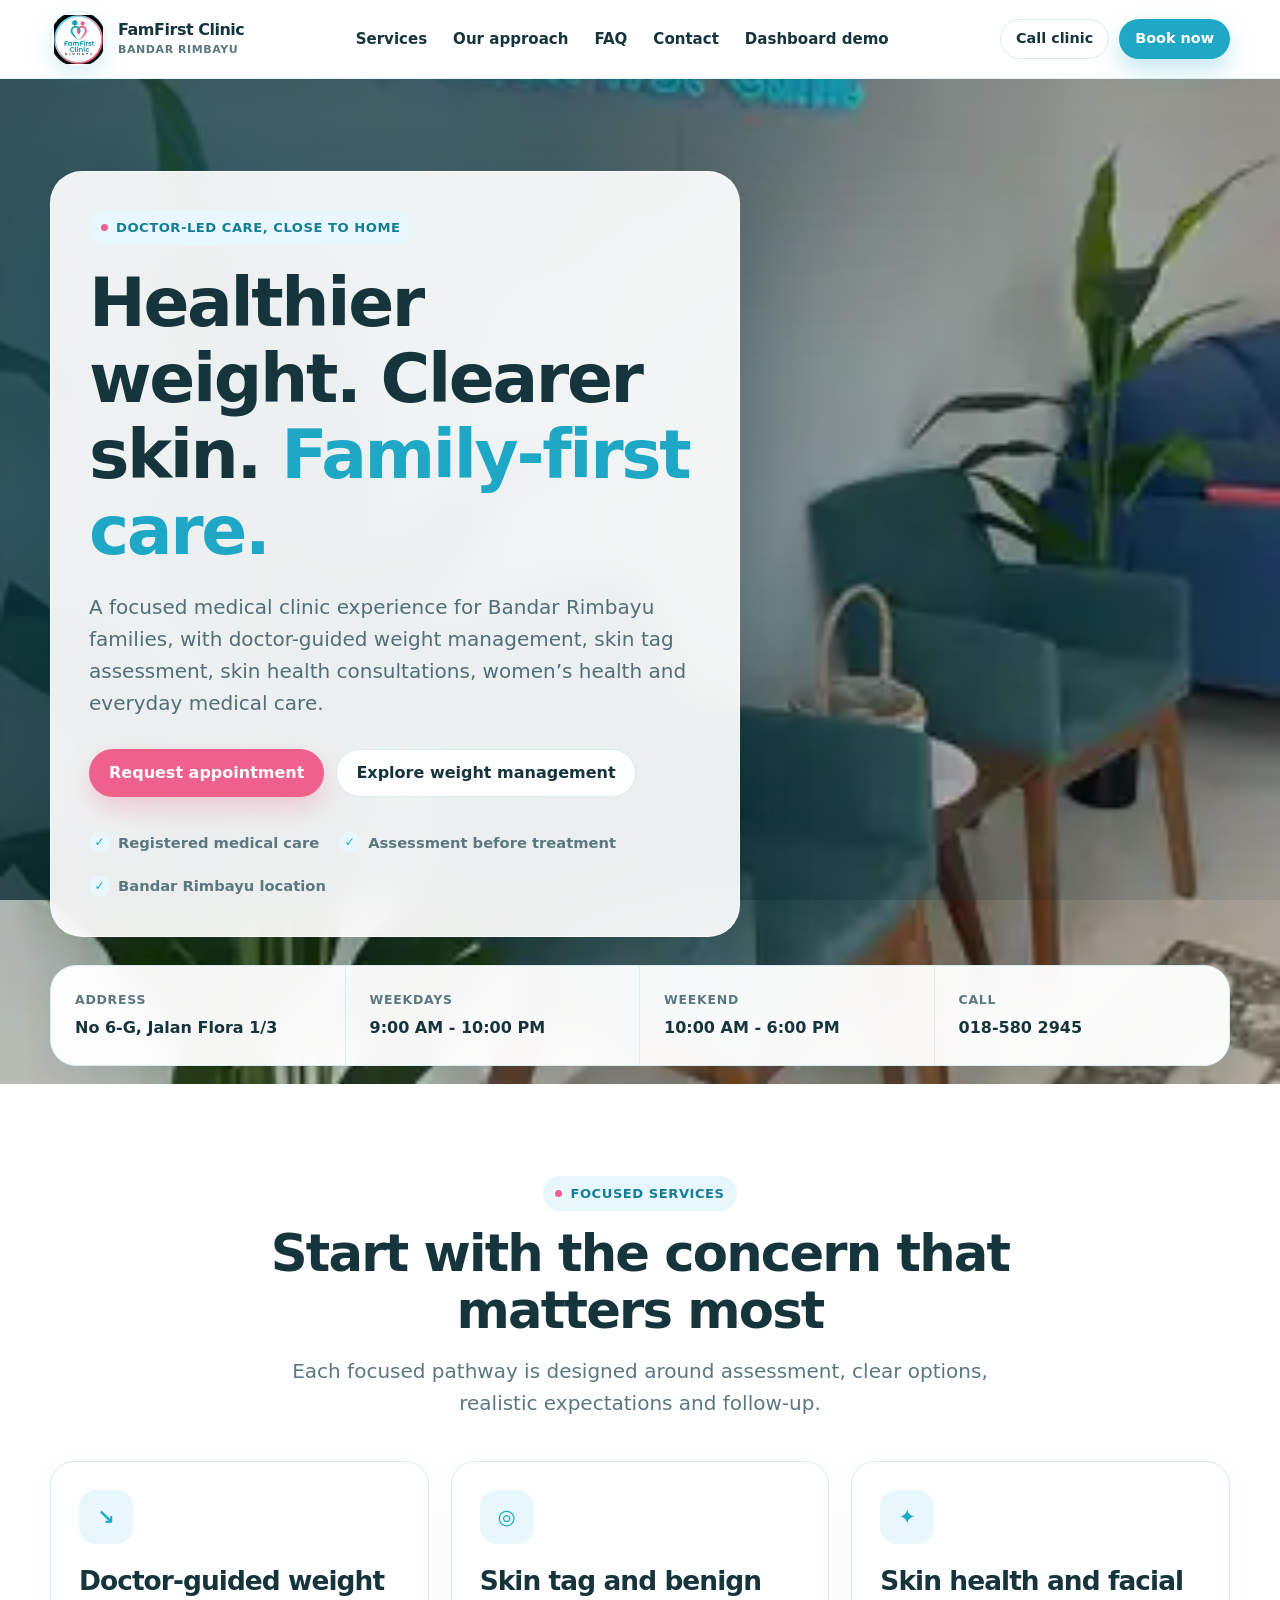
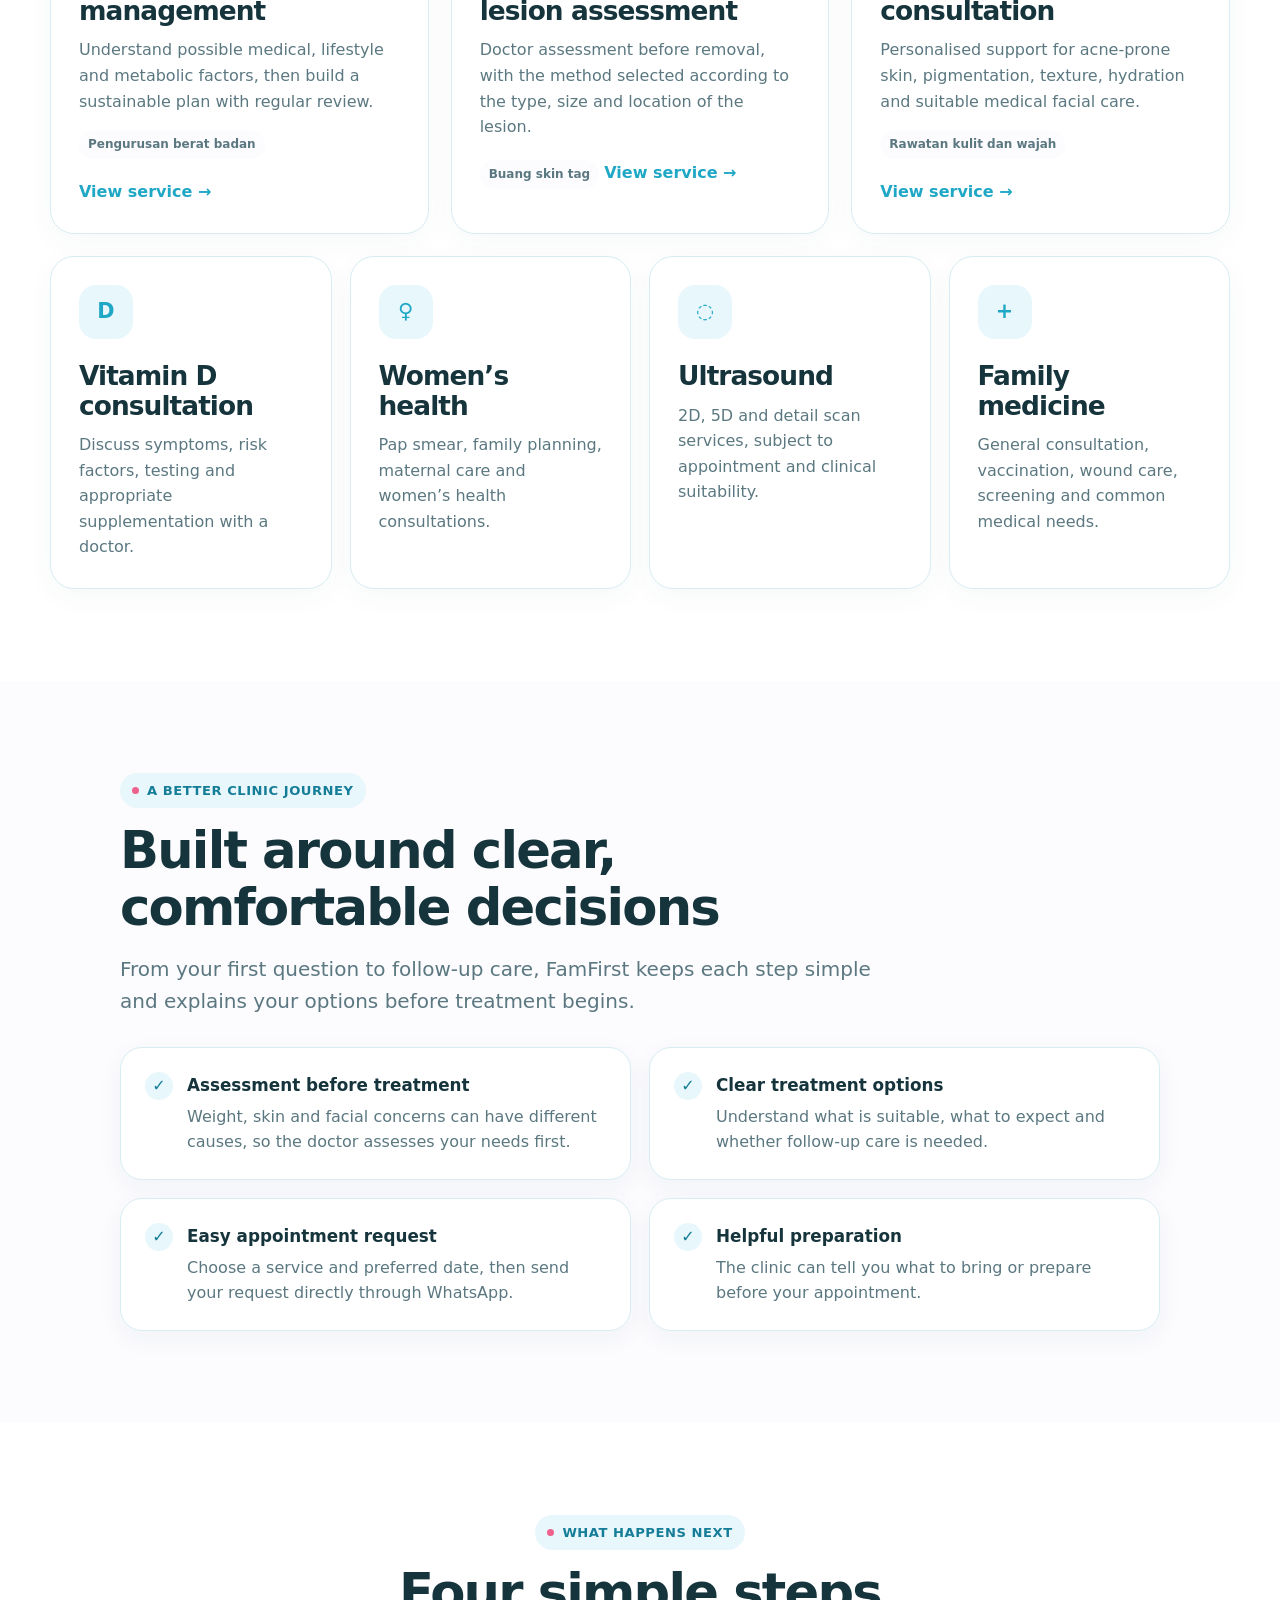
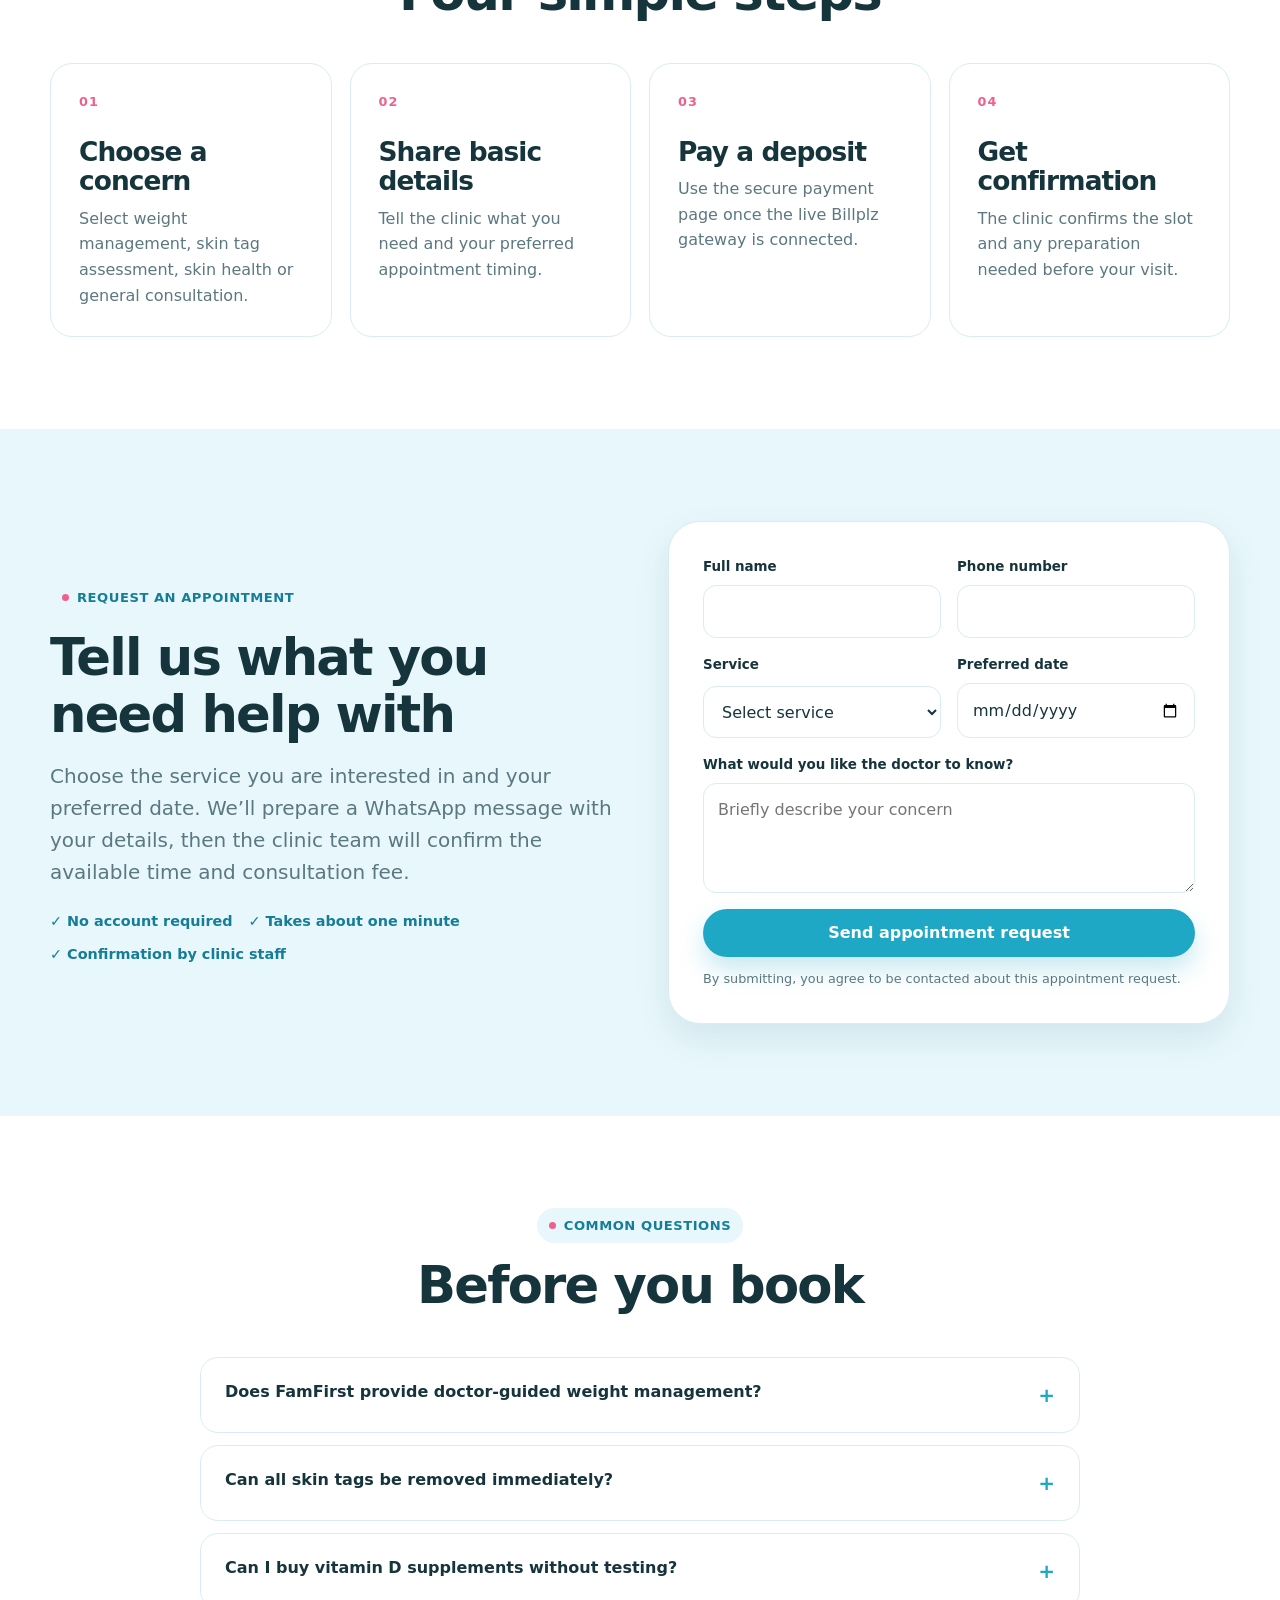
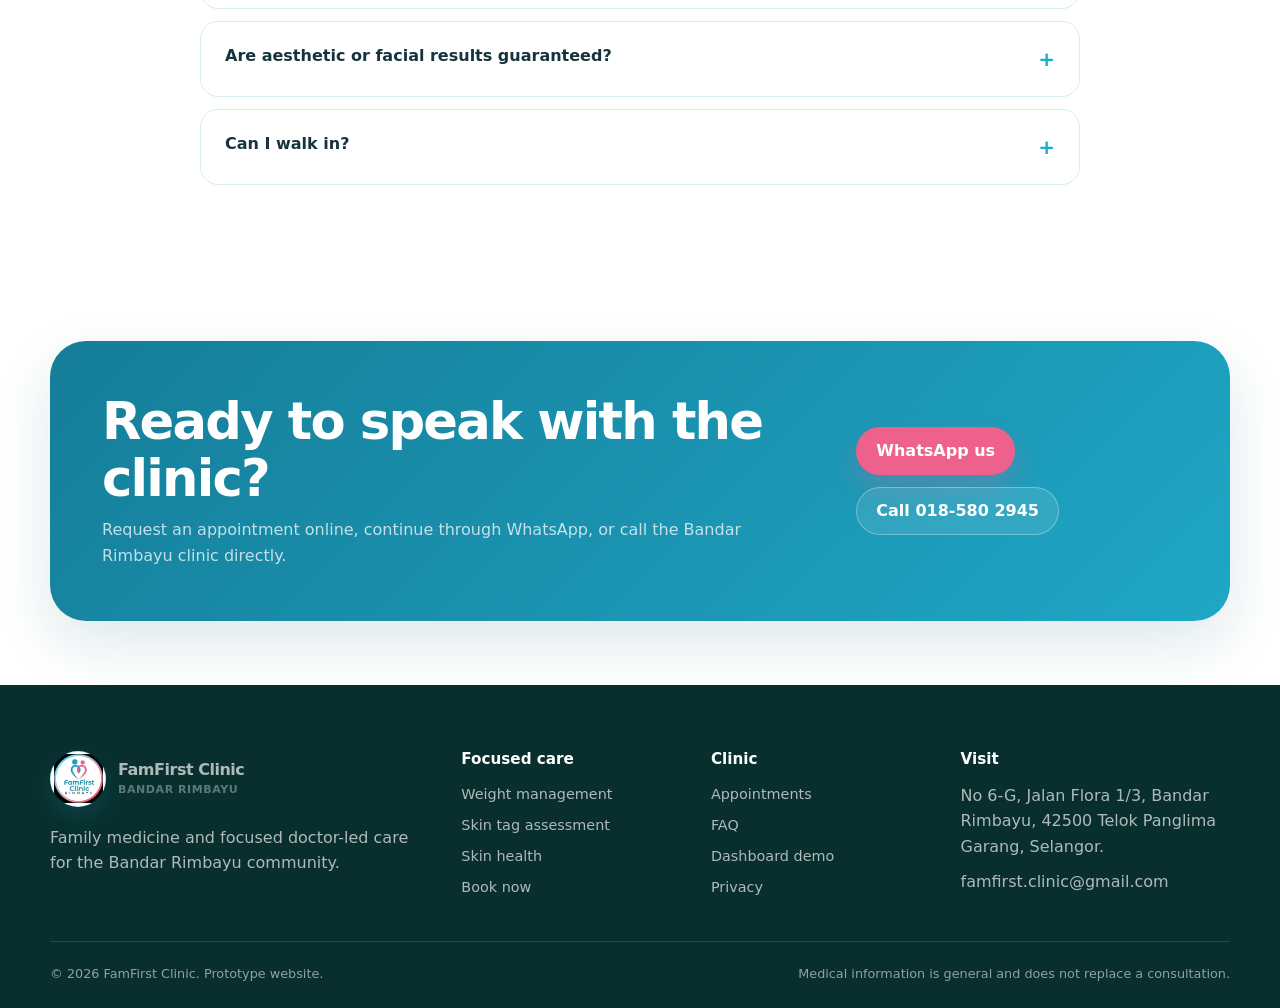
<file: index.html>
<!doctype html>
<html lang="en-MY">
<head>
  <meta charset="utf-8">
  <meta name="viewport" content="width=device-width, initial-scale=1">
  <title>FamFirst Clinic Bandar Rimbayu | Weight, Skin and Family Care</title>
  <meta name="description" content="Doctor-led family care in Bandar Rimbayu, with focused consultations for weight management, skin tags, skin health, women’s health, ultrasound and general medical needs.">
  <meta name="keywords" content="FamFirst Clinic Bandar Rimbayu, klinik Rimbayu, weight management clinic Rimbayu, skin tag removal Rimbayu, facial treatment Rimbayu, klinik kurus Selangor">
  <meta name="theme-color" content="#1fa7c6">
  <meta name="famfirst-api" content="">
  <link rel="canonical" href="https://shukritobi.github.io/famfirst-clinic-rimbayu/">
  <link rel="manifest" href="manifest.webmanifest">
  <link rel="stylesheet" href="assets/styles.css"><link rel="stylesheet" href="assets/brand-base.css"><link rel="stylesheet" href="assets/brand-hero.css"><link rel="stylesheet" href="assets/brand-reception.css"><link rel="stylesheet" href="assets/brand-seating.css"><link rel="stylesheet" href="assets/mobile-fixes.css">
  <meta property="og:type" content="website">
  <meta property="og:title" content="FamFirst Clinic Bandar Rimbayu">
  <meta property="og:description" content="Doctor-led weight, skin and family care in Bandar Rimbayu.">
  <meta property="og:url" content="https://shukritobi.github.io/famfirst-clinic-rimbayu/">
  <meta property="og:locale" content="en_MY">
  <script type="application/ld+json">
  {
    "@context": "https://schema.org",
    "@type": "MedicalClinic",
    "name": "FamFirst Clinic Bandar Rimbayu",
    "legalName": "Firstmedic Healthcare Sdn Bhd",
    "url": "https://shukritobi.github.io/famfirst-clinic-rimbayu/",
    "telephone": "+60185802945",
    "email": "famfirst.clinic@gmail.com",
    "address": {
      "@type": "PostalAddress",
      "streetAddress": "No 6-G, Jalan Flora 1/3, Bandar Rimbayu",
      "postalCode": "42500",
      "addressLocality": "Telok Panglima Garang",
      "addressRegion": "Selangor",
      "addressCountry": "MY"
    },
    "areaServed": ["Bandar Rimbayu", "Kota Kemuning", "Telok Panglima Garang", "Tropicana Aman", "Eco Santuari"],
    "medicalSpecialty": ["PrimaryCare", "FamilyPractice"],
    "openingHoursSpecification": [
      {"@type":"OpeningHoursSpecification","dayOfWeek":["Monday","Tuesday","Wednesday","Thursday","Friday"],"opens":"09:00","closes":"22:00"},
      {"@type":"OpeningHoursSpecification","dayOfWeek":["Saturday","Sunday"],"opens":"10:00","closes":"18:00"}
    ],
    "sameAs": ["https://www.facebook.com/p/FamFirst-Clinic-Bandar-Rimbayu-100083287239329/"]
  }
  </script>
  <script type="application/ld+json">
  {
    "@context":"https://schema.org",
    "@type":"FAQPage",
    "mainEntity":[
      {"@type":"Question","name":"Does FamFirst Clinic provide doctor-guided weight management?","acceptedAnswer":{"@type":"Answer","text":"The proposed programme begins with a medical assessment and may include weight, blood pressure, relevant blood tests, nutrition guidance and follow-up. Treatment suitability is decided by the doctor."}},
      {"@type":"Question","name":"Can I remove a skin tag at the clinic?","acceptedAnswer":{"@type":"Answer","text":"A doctor should assess the lesion first because not every growth is a skin tag. The clinic will confirm the suitable method, expected recovery and cost after assessment."}},
      {"@type":"Question","name":"Can I walk in?","acceptedAnswer":{"@type":"Answer","text":"Walk-ins are welcome for general care. Booking ahead is recommended for focused weight, skin and ultrasound consultations."}}
    ]
  }
  </script>
</head>
<body>
<header class="site-header">
  <div class="container nav-wrap">
    <a class="brand" href="index.html" aria-label="FamFirst Clinic home">
      <span class="brand-mark">+</span>
      <span class="brand-copy">FamFirst Clinic <small>Bandar Rimbayu</small></span>
    </a>
    <nav class="nav-links" data-nav>
      <a href="#services">Services</a>
      <a href="#approach">Our approach</a>
      <a href="#faq">FAQ</a>
      <a href="#contact">Contact</a>
      <a href="dashboard.html">Dashboard demo</a>
    </nav>
    <div class="nav-actions">
      <a class="btn btn-outline btn-sm" href="tel:+60185802945">Call clinic</a>
      <a class="btn btn-primary btn-sm" href="checkout.html">Book now</a>
      <button class="menu-btn" data-menu aria-label="Open navigation">☰</button>
    </div>
  </div>
</header>

<main>
  <section class="hero">
    <div class="container hero-grid">
      <div class="hero-copy">
        <span class="eyebrow">Doctor-led care, close to home</span>
        <h1>Healthier weight. Clearer skin. <span>Family-first care.</span></h1>
        <p class="lead">A focused medical clinic experience for Bandar Rimbayu families, with doctor-guided weight management, skin tag assessment, skin health consultations, women’s health and everyday medical care.</p>
        <div class="hero-actions">
          <a class="btn btn-accent" href="#appointment">Request appointment</a>
          <a class="btn btn-outline" href="services/weight-management.html">Explore weight management</a>
        </div>
        <div class="trust-row">
          <span class="trust-item"><span class="trust-dot">✓</span> Registered medical care</span>
          <span class="trust-item"><span class="trust-dot">✓</span> Assessment before treatment</span>
          <span class="trust-item"><span class="trust-dot">✓</span> Bandar Rimbayu location</span>
        </div>
      </div>
      <div class="hero-visual clinic-showcase" aria-hidden="true">
        <div class="photo-card main photo-card-reception" role="img" aria-label="FamFirst Clinic reception desk">
          <div class="photo-card-caption"><span>Clinic reception</span><strong>Welcoming, calm and family-friendly care in Bandar Rimbayu</strong></div>
        </div>
        <div class="photo-card sub photo-card-seating" role="img" aria-label="FamFirst Clinic waiting area seating"></div>
        <div class="float-card float-a"><div class="float-icon">↘</div><strong>Weight management</strong><small>Doctor-guided plans with follow-up</small></div>
        <div class="float-card float-b"><div class="float-icon">✦</div><strong>Skin and facial care</strong><small>Assessment-first consultations</small></div>
      </div>
    </div>
    <div class="container quick-strip">
      <div class="quick-grid">
        <div class="quick-item"><small>Address</small><strong>No 6-G, Jalan Flora 1/3</strong></div>
        <div class="quick-item"><small>Weekdays</small><strong>9:00 AM - 10:00 PM</strong></div>
        <div class="quick-item"><small>Weekend</small><strong>10:00 AM - 6:00 PM</strong></div>
        <div class="quick-item"><small>Call</small><strong>018-580 2945</strong></div>
      </div>
    </div>
  </section>

  <section class="section" id="services">
    <div class="container">
      <div class="section-head center">
        <span class="eyebrow">Focused services</span>
        <h2>Start with the concern that matters most</h2>
        <p class="lead">Each focused pathway is designed around assessment, clear options, realistic expectations and follow-up.</p>
      </div>
      <div class="cards-3">
        <a class="card hover" href="services/weight-management.html">
          <div class="card-icon">↘</div>
          <h3>Doctor-guided weight management</h3>
          <p>Understand possible medical, lifestyle and metabolic factors, then build a sustainable plan with regular review.</p>
          <span class="service-tag">Pengurusan berat badan</span>
          <span class="card-link">View service →</span>
        </a>
        <a class="card hover" href="services/skin-tag-removal.html">
          <div class="card-icon">◎</div>
          <h3>Skin tag and benign lesion assessment</h3>
          <p>Doctor assessment before removal, with the method selected according to the type, size and location of the lesion.</p>
          <span class="service-tag">Buang skin tag</span>
          <span class="card-link">View service →</span>
        </a>
        <a class="card hover" href="services/skin-health-facials.html">
          <div class="card-icon">✦</div>
          <h3>Skin health and facial consultation</h3>
          <p>Personalised support for acne-prone skin, pigmentation, texture, hydration and suitable medical facial care.</p>
          <span class="service-tag">Rawatan kulit dan wajah</span>
          <span class="card-link">View service →</span>
        </a>
      </div>
      <div class="cards-4" style="margin-top:22px">
        <div class="card"><div class="card-icon">D</div><h3>Vitamin D consultation</h3><p>Discuss symptoms, risk factors, testing and appropriate supplementation with a doctor.</p></div>
        <div class="card"><div class="card-icon">♀</div><h3>Women’s health</h3><p>Pap smear, family planning, maternal care and women’s health consultations.</p></div>
        <div class="card"><div class="card-icon">◌</div><h3>Ultrasound</h3><p>2D, 5D and detail scan services, subject to appointment and clinical suitability.</p></div>
        <div class="card"><div class="card-icon">+</div><h3>Family medicine</h3><p>General consultation, vaccination, wound care, screening and common medical needs.</p></div>
      </div>
    </div>
  </section>

  <section class="section bg-cream" id="approach">
  <div class="container approach-layout">
    <div class="section-head">
      <span class="eyebrow">A better clinic journey</span>
      <h2>Built around clear, comfortable decisions</h2>
      <p class="lead">From your first question to follow-up care, FamFirst keeps each step simple and explains your options before treatment begins.</p>
    </div>
    <div class="journey-grid">
      <div class="journey-card"><i>✓</i><div><strong>Assessment before treatment</strong><p>Weight, skin and facial concerns can have different causes, so the doctor assesses your needs first.</p></div></div>
      <div class="journey-card"><i>✓</i><div><strong>Clear treatment options</strong><p>Understand what is suitable, what to expect and whether follow-up care is needed.</p></div></div>
      <div class="journey-card"><i>✓</i><div><strong>Easy appointment request</strong><p>Choose a service and preferred date, then send your request directly through WhatsApp.</p></div></div>
      <div class="journey-card"><i>✓</i><div><strong>Helpful preparation</strong><p>The clinic can tell you what to bring or prepare before your appointment.</p></div></div>
    </div>
  </div>
</section>

<section class="section">
    <div class="container">
      <div class="section-head center"><span class="eyebrow">What happens next</span><h2>Four simple steps</h2></div>
      <div class="steps">
        <div class="step"><h3>Choose a concern</h3><p>Select weight management, skin tag assessment, skin health or general consultation.</p></div>
        <div class="step"><h3>Share basic details</h3><p>Tell the clinic what you need and your preferred appointment timing.</p></div>
        <div class="step"><h3>Pay a deposit</h3><p>Use the secure payment page once the live Billplz gateway is connected.</p></div>
        <div class="step"><h3>Get confirmation</h3><p>The clinic confirms the slot and any preparation needed before your visit.</p></div>
      </div>
    </div>
  </section>

  <section class="section bg-brand-pale" id="appointment">
    <div class="container split">
      <div>
        <span class="eyebrow">Request an appointment</span>
        <h2 style="margin-top:14px">Tell us what you need help with</h2>
        <p class="lead" style="margin-top:16px">Choose the service you are interested in and your preferred date. We’ll prepare a WhatsApp message with your details, then the clinic team will confirm the available time and consultation fee.</p>
        <div class="appointment-points"><span>✓ No account required</span><span>✓ Takes about one minute</span><span>✓ Confirmation by clinic staff</span></div>
      </div>
      <form class="form-card" data-lead-form>
        <div class="form-grid">
          <div class="field"><label for="name">Full name</label><input id="name" name="name" autocomplete="name" required></div>
          <div class="field"><label for="phone">Phone number</label><input id="phone" name="phone" autocomplete="tel" required></div>
          <div class="field"><label for="service">Service</label><select id="service" name="service" required><option value="">Select service</option><option>Weight management</option><option>Skin tag assessment</option><option>Skin health and facial consultation</option><option>Vitamin D consultation</option><option>Women’s health</option><option>Ultrasound</option><option>General consultation</option></select></div>
          <div class="field"><label for="date">Preferred date</label><input id="date" name="date" type="date"></div>
          <div class="field full"><label for="notes">What would you like the doctor to know?</label><textarea id="notes" name="notes" placeholder="Briefly describe your concern"></textarea></div>
          <div class="field full"><button class="btn btn-primary" type="submit">Send appointment request</button></div>
        </div>
        <p class="form-note">By submitting, you agree to be contacted about this appointment request.</p>
        <div class="status-message" role="status"></div>
      </form>
    </div>
  </section>

  <section class="section" id="faq">
    <div class="container">
      <div class="section-head center"><span class="eyebrow">Common questions</span><h2>Before you book</h2></div>
      <div class="faq-list">
        <div class="faq-item"><button class="faq-q" aria-expanded="false">Does FamFirst provide doctor-guided weight management?<span class="faq-plus">+</span></button><div class="faq-a"><p>The proposed pathway begins with a doctor’s assessment. Depending on the patient, it may include weight, BMI, blood pressure, relevant blood tests, nutrition guidance and follow-up. Medication is only considered when clinically appropriate.</p></div></div>
        <div class="faq-item"><button class="faq-q" aria-expanded="false">Can all skin tags be removed immediately?<span class="faq-plus">+</span></button><div class="faq-a"><p>Not always. A doctor should examine the growth first because warts, moles and other lesions can look similar. The treatment method and timing depend on the diagnosis, size, location and patient factors.</p></div></div>
        <div class="faq-item"><button class="faq-q" aria-expanded="false">Can I buy vitamin D supplements without testing?<span class="faq-plus">+</span></button><div class="faq-a"><p>The doctor can review symptoms, diet, sun exposure, medical history and whether a blood test is useful. The appropriate supplement dose depends on the patient and should not be guessed from symptoms alone.</p></div></div>
        <div class="faq-item"><button class="faq-q" aria-expanded="false">Are aesthetic or facial results guaranteed?<span class="faq-plus">+</span></button><div class="faq-a"><p>No. Skin response and recovery vary between individuals. The clinic should explain realistic expectations, possible side effects and aftercare before any procedure.</p></div></div>
        <div class="faq-item"><button class="faq-q" aria-expanded="false">Can I walk in?<span class="faq-plus">+</span></button><div class="faq-a"><p>Walk-ins are welcome for general care. Booking ahead is recommended for focused weight, skin, facial and ultrasound consultations so the clinic can allocate enough time.</p></div></div>
      </div>
    </div>
  </section>

  <section class="section-sm" id="contact">
    <div class="container cta-band">
      <div><h2>Ready to speak with the clinic?</h2><p>Request an appointment online, continue through WhatsApp, or call the Bandar Rimbayu clinic directly.</p></div>
      <div class="hero-actions" style="margin:0"><a class="btn btn-accent" href="https://wa.me/60185802945?text=Hi%20FamFirst%20Clinic%2C%20I%20would%20like%20to%20book%20an%20appointment." target="_blank" rel="noopener">WhatsApp us</a><a class="btn btn-outline" href="tel:+60185802945">Call 018-580 2945</a></div>
    </div>
  </section>
</main>

<footer class="site-footer">
  <div class="container">
    <div class="footer-grid">
      <div><a class="brand" href="index.html"><span class="brand-mark">+</span><span class="brand-copy">FamFirst Clinic <small>Bandar Rimbayu</small></span></a><p style="margin-top:18px">Family medicine and focused doctor-led care for the Bandar Rimbayu community.</p></div>
      <div><h4>Focused care</h4><div class="footer-links"><a href="services/weight-management.html">Weight management</a><a href="services/skin-tag-removal.html">Skin tag assessment</a><a href="services/skin-health-facials.html">Skin health</a><a href="checkout.html">Book now</a></div></div>
      <div><h4>Clinic</h4><div class="footer-links"><a href="#appointment">Appointments</a><a href="#faq">FAQ</a><a href="dashboard.html">Dashboard demo</a><a href="privacy.html">Privacy</a></div></div>
      <div><h4>Visit</h4><p>No 6-G, Jalan Flora 1/3, Bandar Rimbayu, 42500 Telok Panglima Garang, Selangor.</p><p style="margin-top:10px">famfirst.clinic@gmail.com</p></div>
    </div>
    <div class="footer-bottom"><span>© <span data-year></span> FamFirst Clinic. Prototype website.</span><span>Medical information is general and does not replace a consultation.</span></div>
  </div>
</footer>
<div class="mobile-cta"><a class="btn btn-outline" href="tel:+60185802945">Call</a><a class="btn btn-primary" href="checkout.html">Book now</a></div>
<script src="assets/app.js" defer></script>
</body>
</html>
</file>
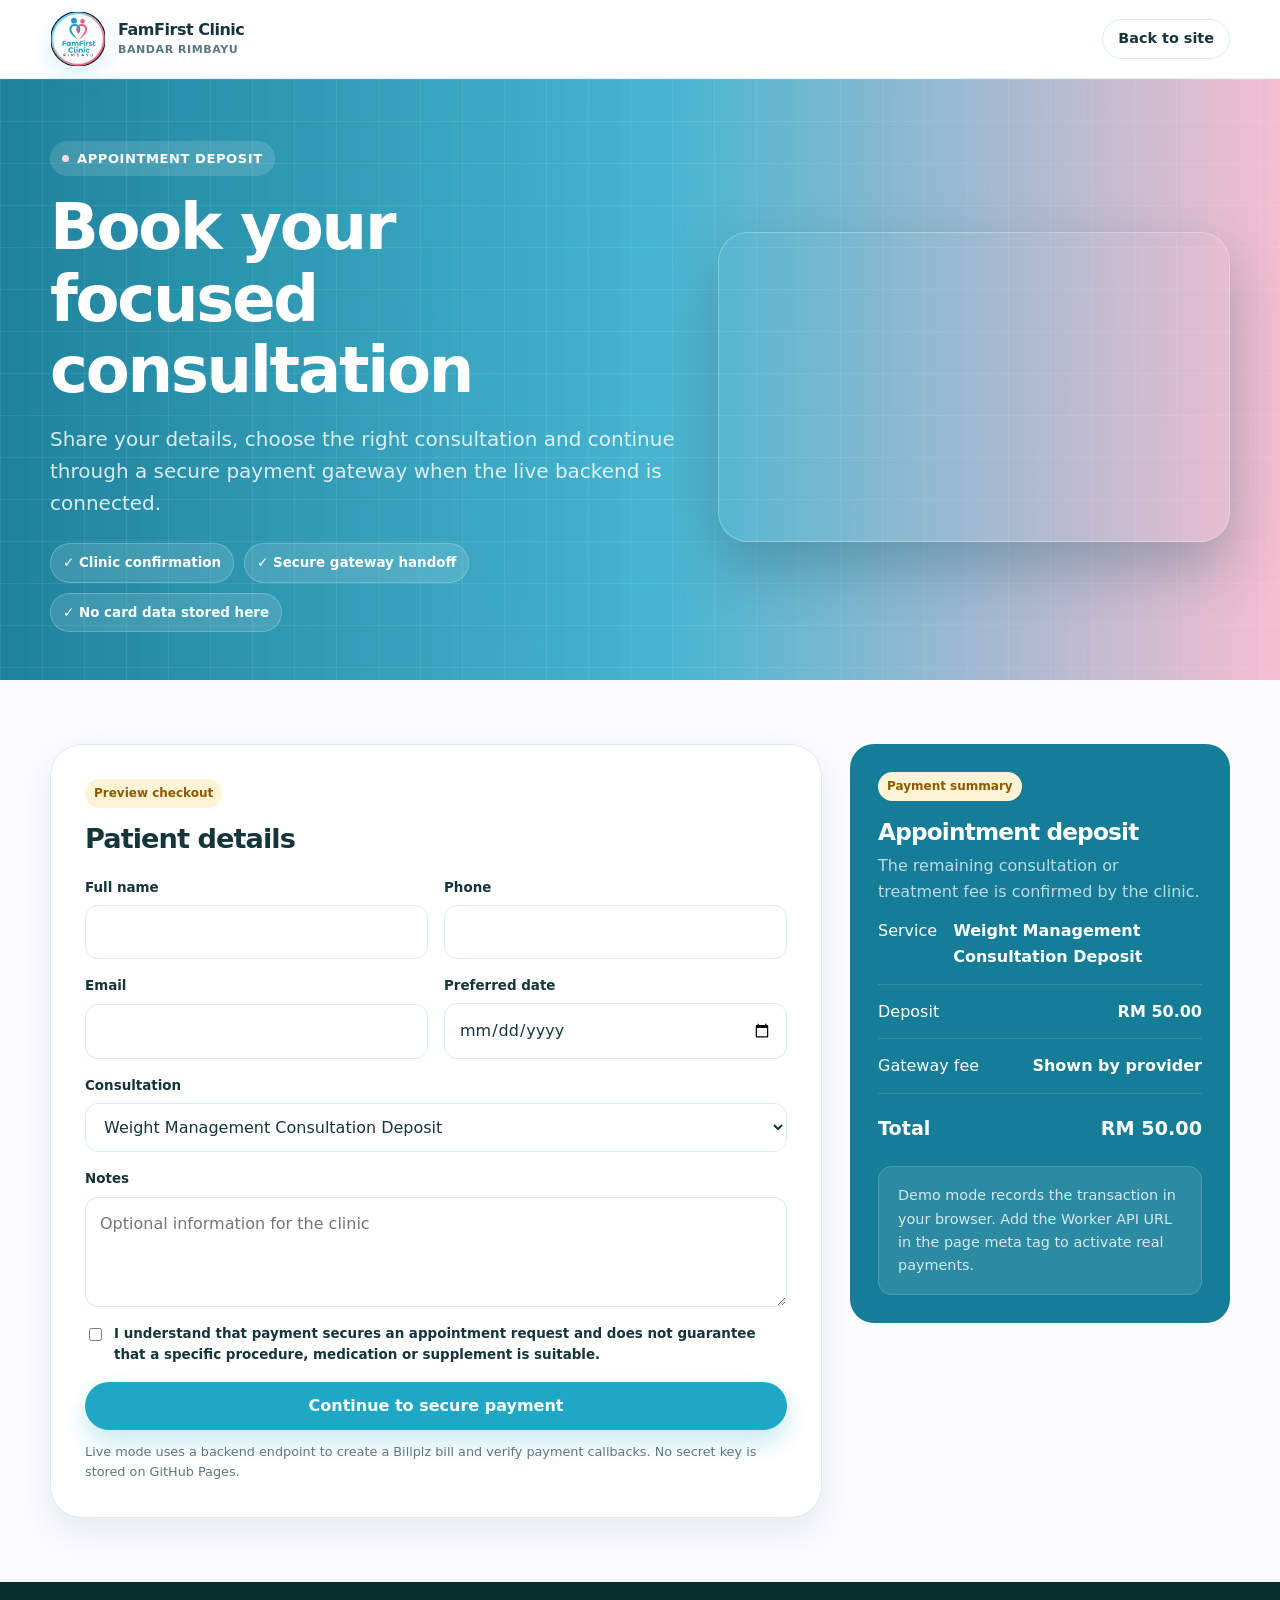
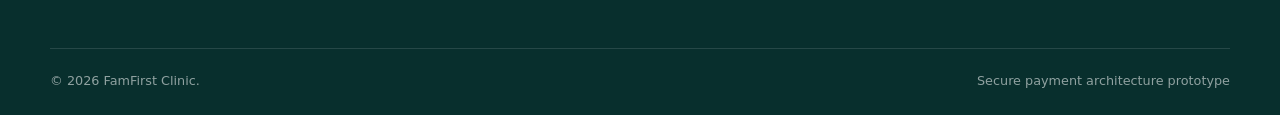
<file: checkout.html>
<!doctype html>
<html lang="en-MY">
<head>
  <meta charset="utf-8"><meta name="viewport" content="width=device-width, initial-scale=1">
  <title>Book now | FamFirst Clinic Bandar Rimbayu</title>
  <meta name="description" content="Request a FamFirst Clinic appointment and pay a consultation deposit through the payment-ready checkout flow.">
  <meta name="robots" content="noindex,follow"><meta name="famfirst-api" content=""><link rel="stylesheet" href="assets/styles.css"><link rel="stylesheet" href="assets/brand-base.css"><link rel="stylesheet" href="assets/brand-hero.css"><link rel="stylesheet" href="assets/brand-reception.css"><link rel="stylesheet" href="assets/brand-seating.css">
</head>
<body class="checkout-page">
<header class="site-header"><div class="container nav-wrap"><a class="brand" href="index.html"><span class="brand-mark">+</span><span class="brand-copy">FamFirst Clinic <small>Bandar Rimbayu</small></span></a><div class="nav-actions"><a class="btn btn-outline btn-sm" href="index.html">Back to site</a></div></div></header>
<section class="checkout-hero"><div class="container checkout-hero-grid"><div><span class="eyebrow">Appointment deposit</span><h1>Book your focused consultation</h1><p class="lead">Share your details, choose the right consultation and continue through a secure payment gateway when the live backend is connected.</p><div class="checkout-benefits"><span>✓ Clinic confirmation</span><span>✓ Secure gateway handoff</span><span>✓ No card data stored here</span></div></div><div class="checkout-hero-photo" role="img" aria-label="FamFirst Clinic reception in Bandar Rimbayu"></div></div></section><main class="section-sm"><div class="container"><div class="checkout-layout"><form class="form-card" data-checkout-form><span class="demo-badge">Preview checkout</span><h2 style="font-size:1.7rem;margin:16px 0 22px">Patient details</h2><div class="form-grid"><div class="field"><label for="checkout-name">Full name</label><input id="checkout-name" name="name" required autocomplete="name"></div><div class="field"><label for="checkout-phone">Phone</label><input id="checkout-phone" name="phone" required autocomplete="tel"></div><div class="field"><label for="checkout-email">Email</label><input id="checkout-email" name="email" type="email" autocomplete="email"></div><div class="field"><label for="checkout-date">Preferred date</label><input id="checkout-date" name="preferredDate" type="date"></div><div class="field full"><label for="checkout-service">Consultation</label><select id="checkout-service" name="service" required><option>Weight Management Consultation Deposit</option><option>Skin Tag Assessment Deposit</option><option>Skin Health Consultation Deposit</option><option>General Consultation Deposit</option></select></div><div class="field full"><label for="checkout-notes">Notes</label><textarea id="checkout-notes" name="notes" placeholder="Optional information for the clinic"></textarea></div><div class="field full"><label style="display:flex;gap:9px;align-items:flex-start;font-weight:650"><input type="checkbox" required style="width:auto;margin-top:5px"> I understand that payment secures an appointment request and does not guarantee that a specific procedure, medication or supplement is suitable.</label></div><div class="field full"><button class="btn btn-primary" type="submit">Continue to secure payment</button></div></div><div class="status-message" role="status"></div><p class="form-note">Live mode uses a backend endpoint to create a Billplz bill and verify payment callbacks. No secret key is stored on GitHub Pages.</p></form><aside class="summary-card"><span class="demo-badge">Payment summary</span><h2 style="font-size:1.45rem;margin-top:18px">Appointment deposit</h2><p style="margin-top:8px">The remaining consultation or treatment fee is confirmed by the clinic.</p><div class="summary-row"><span>Service</span><strong data-summary-service>Weight Management Consultation Deposit</strong></div><div class="summary-row"><span>Deposit</span><strong data-summary-amount>RM50.00</strong></div><div class="summary-row"><span>Gateway fee</span><strong>Shown by provider</strong></div><div class="summary-total"><span>Total</span><span data-summary-total>RM50.00</span></div><div class="notice" style="margin-top:22px;background:rgba(255,255,255,.1);border-color:rgba(255,255,255,.15);color:rgba(255,255,255,.8)">Demo mode records the transaction in your browser. Add the Worker API URL in the page meta tag to activate real payments.</div></aside></div></div></main>
<footer class="site-footer"><div class="container"><div class="footer-bottom" style="margin-top:0"><span>© <span data-year></span> FamFirst Clinic.</span><span>Secure payment architecture prototype</span></div></div></footer><script src="assets/app.js" defer></script><script>const p=new URLSearchParams(location.search).get('service');addEventListener('DOMContentLoaded',()=>{const s=document.querySelector('#checkout-service');if(!s||!p)return;const map={weight:'Weight Management Consultation Deposit','skin-tag':'Skin Tag Assessment Deposit','skin-health':'Skin Health Consultation Deposit'};if(map[p]){s.value=map[p];s.dispatchEvent(new Event('change'));}});</script>
</body></html>
</file>
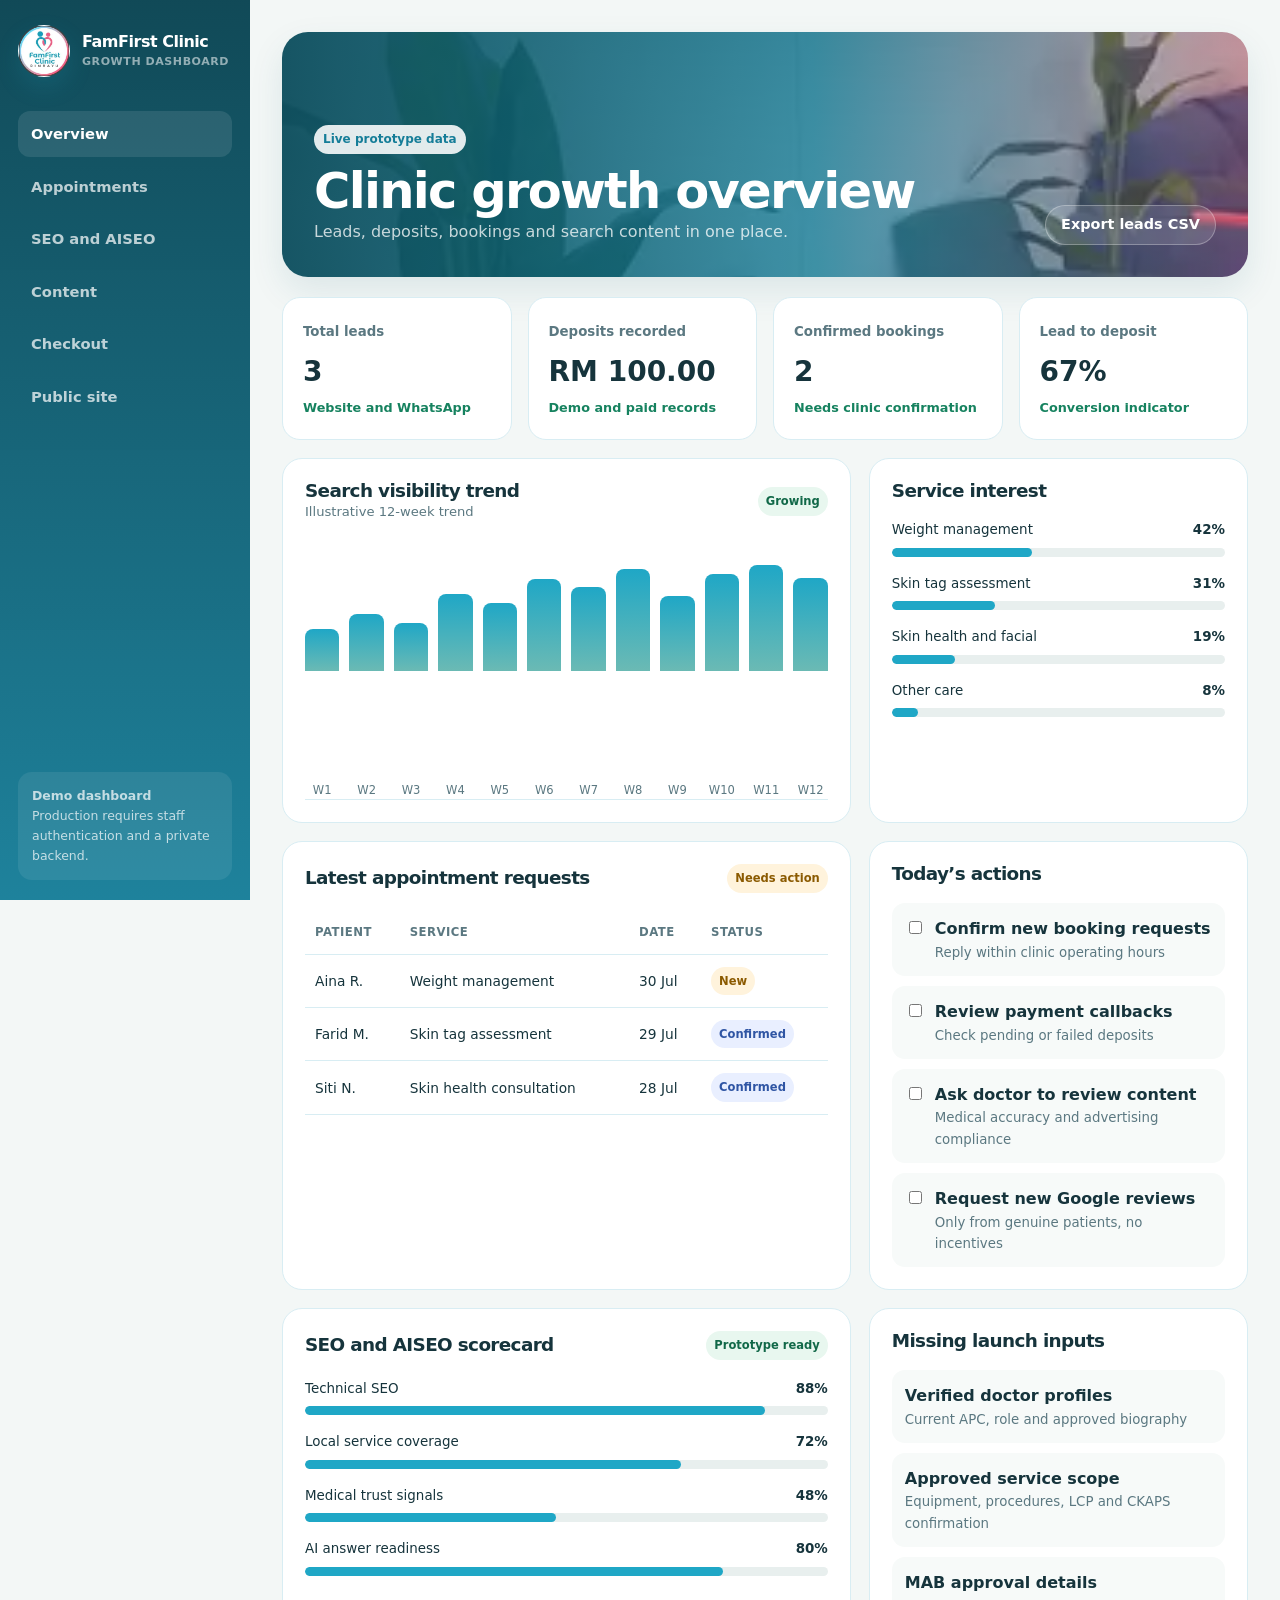
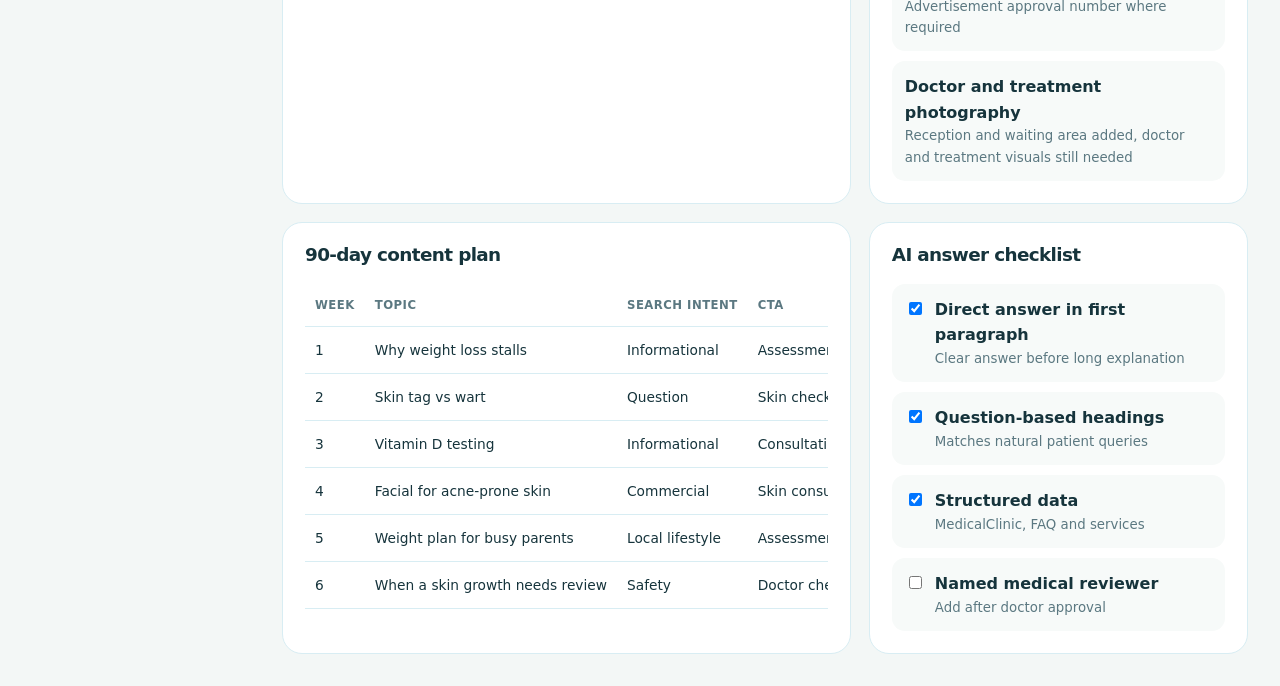
<file: dashboard.html>
<!doctype html>
<html lang="en-MY">
<head><meta charset="utf-8"><meta name="viewport" content="width=device-width, initial-scale=1"><title>Clinic Growth Dashboard | FamFirst Clinic</title><meta name="robots" content="noindex,nofollow"><link rel="stylesheet" href="assets/styles.css"><link rel="stylesheet" href="assets/brand-base.css"><link rel="stylesheet" href="assets/brand-hero.css"><link rel="stylesheet" href="assets/brand-reception.css"><link rel="stylesheet" href="assets/brand-seating.css"></head>
<body class="dashboard-body" data-dashboard>
<div class="dashboard-shell">
  <aside class="sidebar"><a class="brand" href="index.html"><span class="brand-mark">+</span><span class="brand-copy">FamFirst Clinic <small>Growth dashboard</small></span></a><nav class="side-nav"><a class="active" href="#overview">Overview</a><a href="#appointments">Appointments</a><a href="#seo">SEO and AISEO</a><a href="#content">Content</a><a href="checkout.html">Checkout</a><a href="index.html">Public site</a></nav><div class="side-note"><strong>Demo dashboard</strong><br>Production requires staff authentication and a private backend.</div></aside>
  <main class="dashboard-main">
    <div class="dashboard-banner" id="overview"><div><span class="demo-badge">Live prototype data</span><h1>Clinic growth overview</h1><p>Leads, deposits, bookings and search content in one place.</p></div><button class="btn btn-outline btn-sm" data-export>Export leads CSV</button></div>
    <div class="kpi-grid"><div class="kpi"><small>Total leads</small><strong data-kpi-leads>0</strong><div class="trend">Website and WhatsApp</div></div><div class="kpi"><small>Deposits recorded</small><strong data-kpi-payments>RM0</strong><div class="trend">Demo and paid records</div></div><div class="kpi"><small>Confirmed bookings</small><strong data-kpi-bookings>0</strong><div class="trend">Needs clinic confirmation</div></div><div class="kpi"><small>Lead to deposit</small><strong data-kpi-conversion>0%</strong><div class="trend">Conversion indicator</div></div></div>
    <div class="dash-grid"><section class="panel"><div class="panel-head"><div><h2>Search visibility trend</h2><p class="muted" style="font-size:.82rem">Illustrative 12-week trend</p></div><span class="status-pill status-paid">Growing</span></div><div class="chart" data-chart></div></section><section class="panel"><div class="panel-head"><h2>Service interest</h2></div><div class="progress-list"><div class="progress-row"><div class="progress-meta"><span>Weight management</span><strong>42%</strong></div><div class="progress-track"><div class="progress-fill" style="width:42%"></div></div></div><div class="progress-row"><div class="progress-meta"><span>Skin tag assessment</span><strong>31%</strong></div><div class="progress-track"><div class="progress-fill" style="width:31%"></div></div></div><div class="progress-row"><div class="progress-meta"><span>Skin health and facial</span><strong>19%</strong></div><div class="progress-track"><div class="progress-fill" style="width:19%"></div></div></div><div class="progress-row"><div class="progress-meta"><span>Other care</span><strong>8%</strong></div><div class="progress-track"><div class="progress-fill" style="width:8%"></div></div></div></div></section></div>
    <div class="dash-grid" id="appointments"><section class="panel"><div class="panel-head"><h2>Latest appointment requests</h2><span class="status-pill status-new">Needs action</span></div><div class="table-wrap"><table><thead><tr><th>Patient</th><th>Service</th><th>Date</th><th>Status</th></tr></thead><tbody data-leads-table></tbody></table></div></section><section class="panel"><div class="panel-head"><h2>Today’s actions</h2></div><div class="task-list"><label class="task"><input type="checkbox"><span><strong>Confirm new booking requests</strong><small>Reply within clinic operating hours</small></span></label><label class="task"><input type="checkbox"><span><strong>Review payment callbacks</strong><small>Check pending or failed deposits</small></span></label><label class="task"><input type="checkbox"><span><strong>Ask doctor to review content</strong><small>Medical accuracy and advertising compliance</small></span></label><label class="task"><input type="checkbox"><span><strong>Request new Google reviews</strong><small>Only from genuine patients, no incentives</small></span></label></div></section></div>
    <div class="dash-grid" id="seo"><section class="panel"><div class="panel-head"><h2>SEO and AISEO scorecard</h2><span class="status-pill status-paid">Prototype ready</span></div><div class="progress-list"><div class="progress-row"><div class="progress-meta"><span>Technical SEO</span><strong>88%</strong></div><div class="progress-track"><div class="progress-fill" style="width:88%"></div></div></div><div class="progress-row"><div class="progress-meta"><span>Local service coverage</span><strong>72%</strong></div><div class="progress-track"><div class="progress-fill" style="width:72%"></div></div></div><div class="progress-row"><div class="progress-meta"><span>Medical trust signals</span><strong>48%</strong></div><div class="progress-track"><div class="progress-fill" style="width:48%"></div></div></div><div class="progress-row"><div class="progress-meta"><span>AI answer readiness</span><strong>80%</strong></div><div class="progress-track"><div class="progress-fill" style="width:80%"></div></div></div></div></section><section class="panel"><div class="panel-head"><h2>Missing launch inputs</h2></div><div class="task-list"><div class="task"><span><strong>Verified doctor profiles</strong><small>Current APC, role and approved biography</small></span></div><div class="task"><span><strong>Approved service scope</strong><small>Equipment, procedures, LCP and CKAPS confirmation</small></span></div><div class="task"><span><strong>MAB approval details</strong><small>Advertisement approval number where required</small></span></div><div class="task"><span><strong>Doctor and treatment photography</strong><small>Reception and waiting area added, doctor and treatment visuals still needed</small></span></div></div></section></div>
    <div class="dash-grid" id="content"><section class="panel"><div class="panel-head"><h2>90-day content plan</h2></div><div class="table-wrap"><table><thead><tr><th>Week</th><th>Topic</th><th>Search intent</th><th>CTA</th></tr></thead><tbody><tr><td>1</td><td>Why weight loss stalls</td><td>Informational</td><td>Assessment</td></tr><tr><td>2</td><td>Skin tag vs wart</td><td>Question</td><td>Skin check</td></tr><tr><td>3</td><td>Vitamin D testing</td><td>Informational</td><td>Consultation</td></tr><tr><td>4</td><td>Facial for acne-prone skin</td><td>Commercial</td><td>Skin consult</td></tr><tr><td>5</td><td>Weight plan for busy parents</td><td>Local lifestyle</td><td>Assessment</td></tr><tr><td>6</td><td>When a skin growth needs review</td><td>Safety</td><td>Doctor check</td></tr></tbody></table></div></section><section class="panel"><div class="panel-head"><h2>AI answer checklist</h2></div><div class="task-list"><label class="task"><input type="checkbox" checked><span><strong>Direct answer in first paragraph</strong><small>Clear answer before long explanation</small></span></label><label class="task"><input type="checkbox" checked><span><strong>Question-based headings</strong><small>Matches natural patient queries</small></span></label><label class="task"><input type="checkbox" checked><span><strong>Structured data</strong><small>MedicalClinic, FAQ and services</small></span></label><label class="task"><input type="checkbox"><span><strong>Named medical reviewer</strong><small>Add after doctor approval</small></span></label></div></section></div>
  </main>
</div>
<script src="assets/app.js" defer></script>
</body></html>
</file>
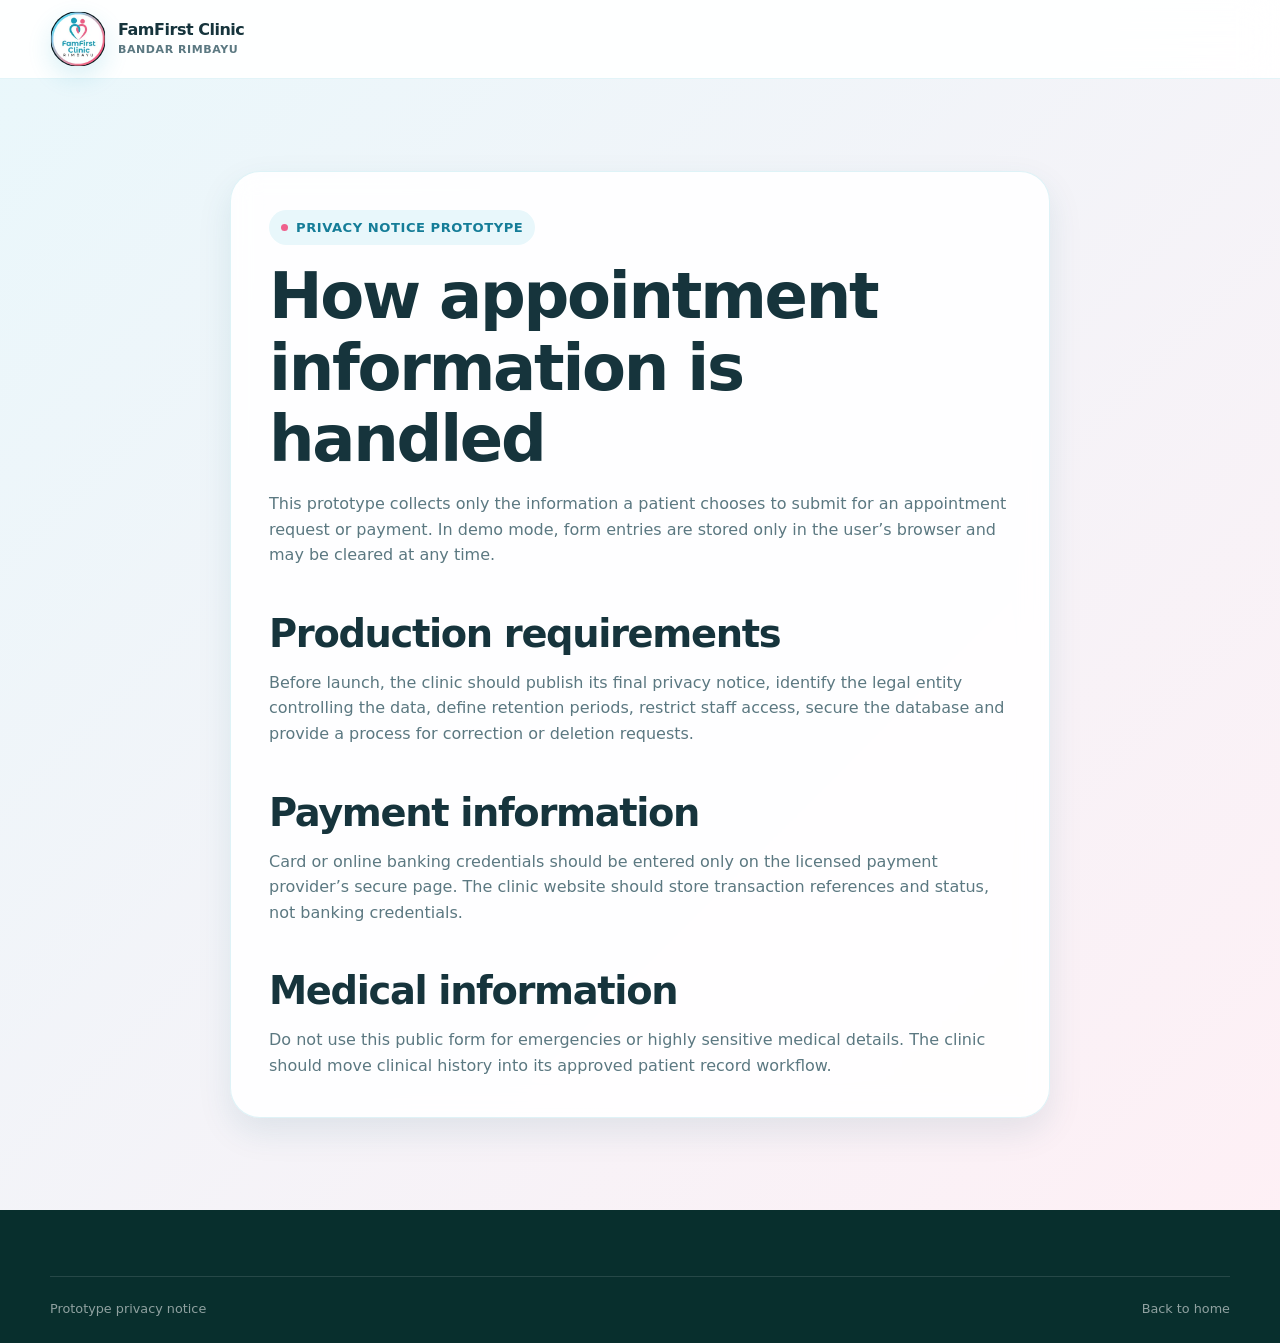
<file: privacy.html>
<!doctype html><html lang="en-MY"><head><meta charset="utf-8"><meta name="viewport" content="width=device-width,initial-scale=1"><title>Privacy Notice | FamFirst Clinic</title><meta name="robots" content="noindex,follow"><link rel="stylesheet" href="assets/styles.css"><link rel="stylesheet" href="assets/brand-base.css"><link rel="stylesheet" href="assets/brand-hero.css"><link rel="stylesheet" href="assets/brand-reception.css"><link rel="stylesheet" href="assets/brand-seating.css"></head><body class="simple-brand-page"><header class="site-header"><div class="container nav-wrap"><a class="brand" href="index.html"><span class="brand-mark">+</span><span class="brand-copy">FamFirst Clinic <small>Bandar Rimbayu</small></span></a></div></header><main class="section"><div class="container content-prose"><span class="eyebrow">Privacy notice prototype</span><h1 style="font-size:clamp(2.3rem,5vw,4rem);margin-top:16px">How appointment information is handled</h1><p>This prototype collects only the information a patient chooses to submit for an appointment request or payment. In demo mode, form entries are stored only in the user’s browser and may be cleared at any time.</p><h2>Production requirements</h2><p>Before launch, the clinic should publish its final privacy notice, identify the legal entity controlling the data, define retention periods, restrict staff access, secure the database and provide a process for correction or deletion requests.</p><h2>Payment information</h2><p>Card or online banking credentials should be entered only on the licensed payment provider’s secure page. The clinic website should store transaction references and status, not banking credentials.</p><h2>Medical information</h2><p>Do not use this public form for emergencies or highly sensitive medical details. The clinic should move clinical history into its approved patient record workflow.</p></div></main><footer class="site-footer"><div class="container"><div class="footer-bottom" style="margin-top:0"><span>Prototype privacy notice</span><a href="index.html">Back to home</a></div></div></footer></body></html>
</file>
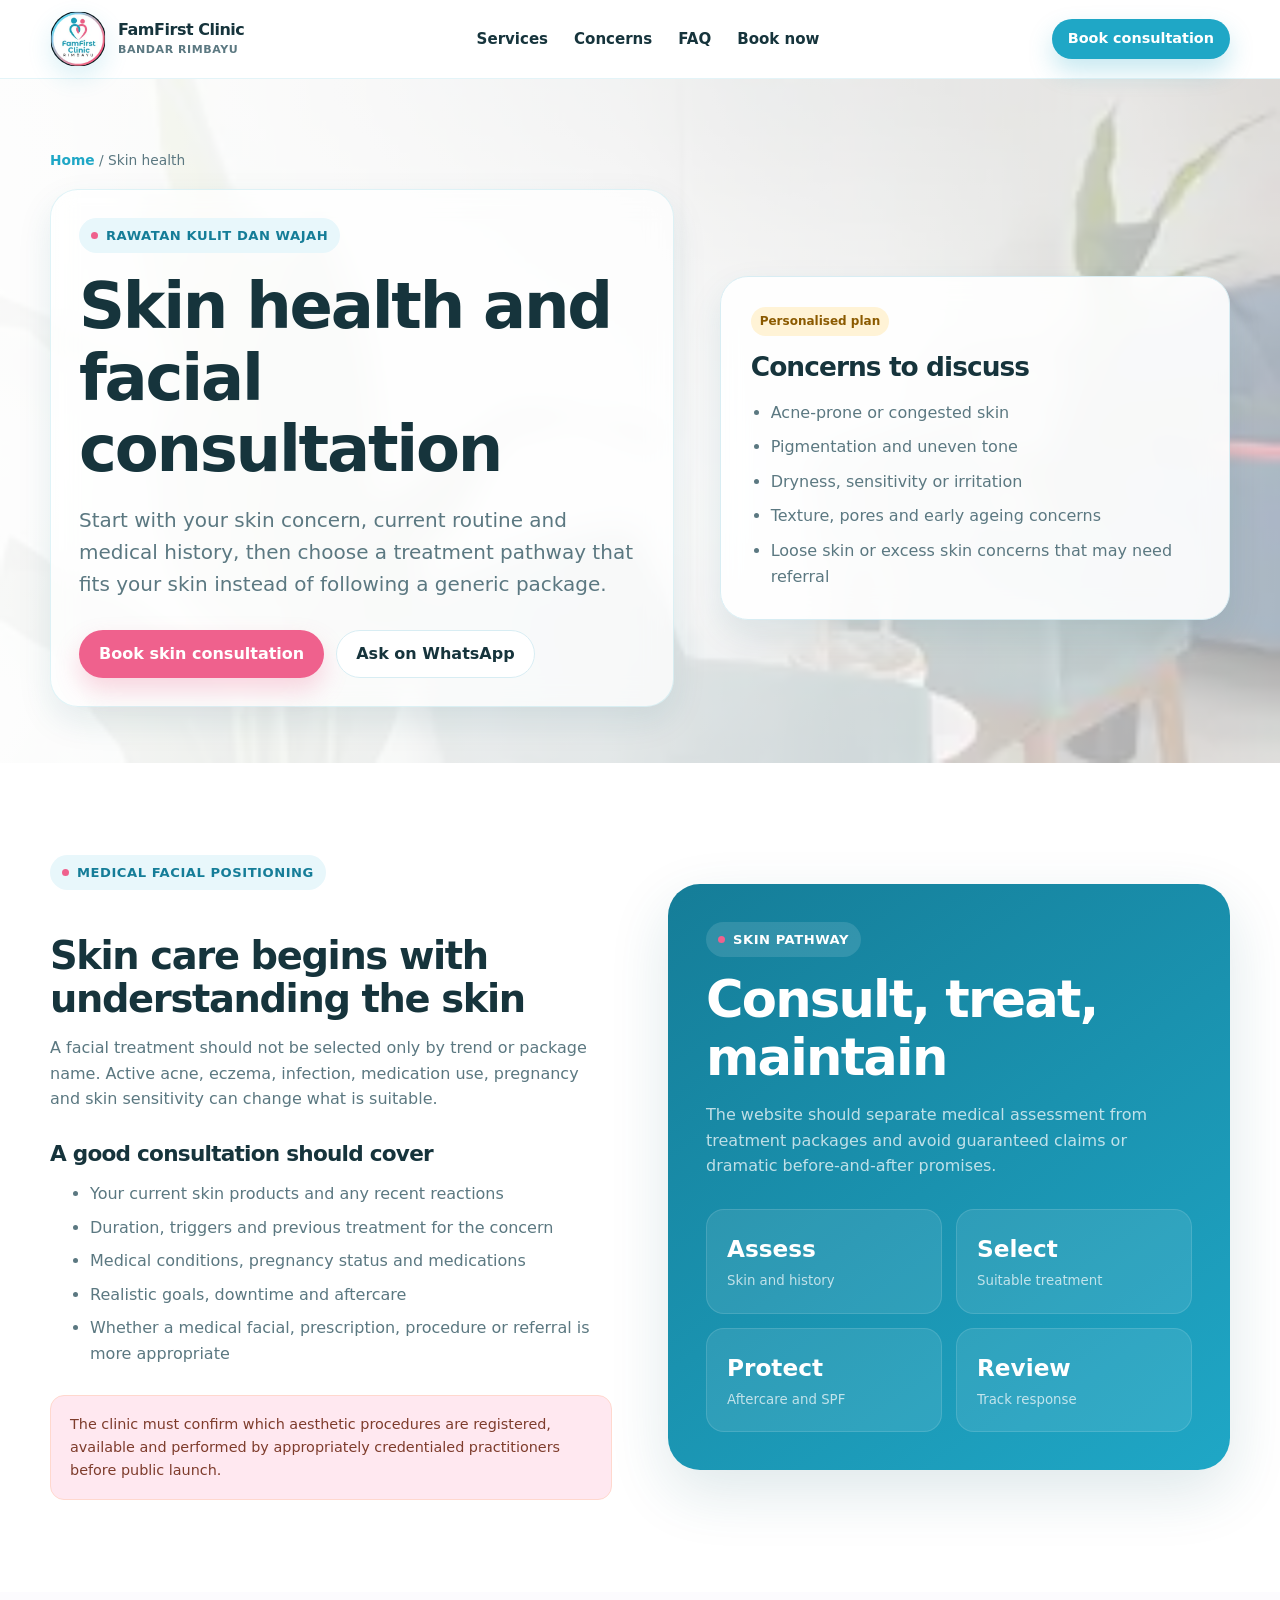
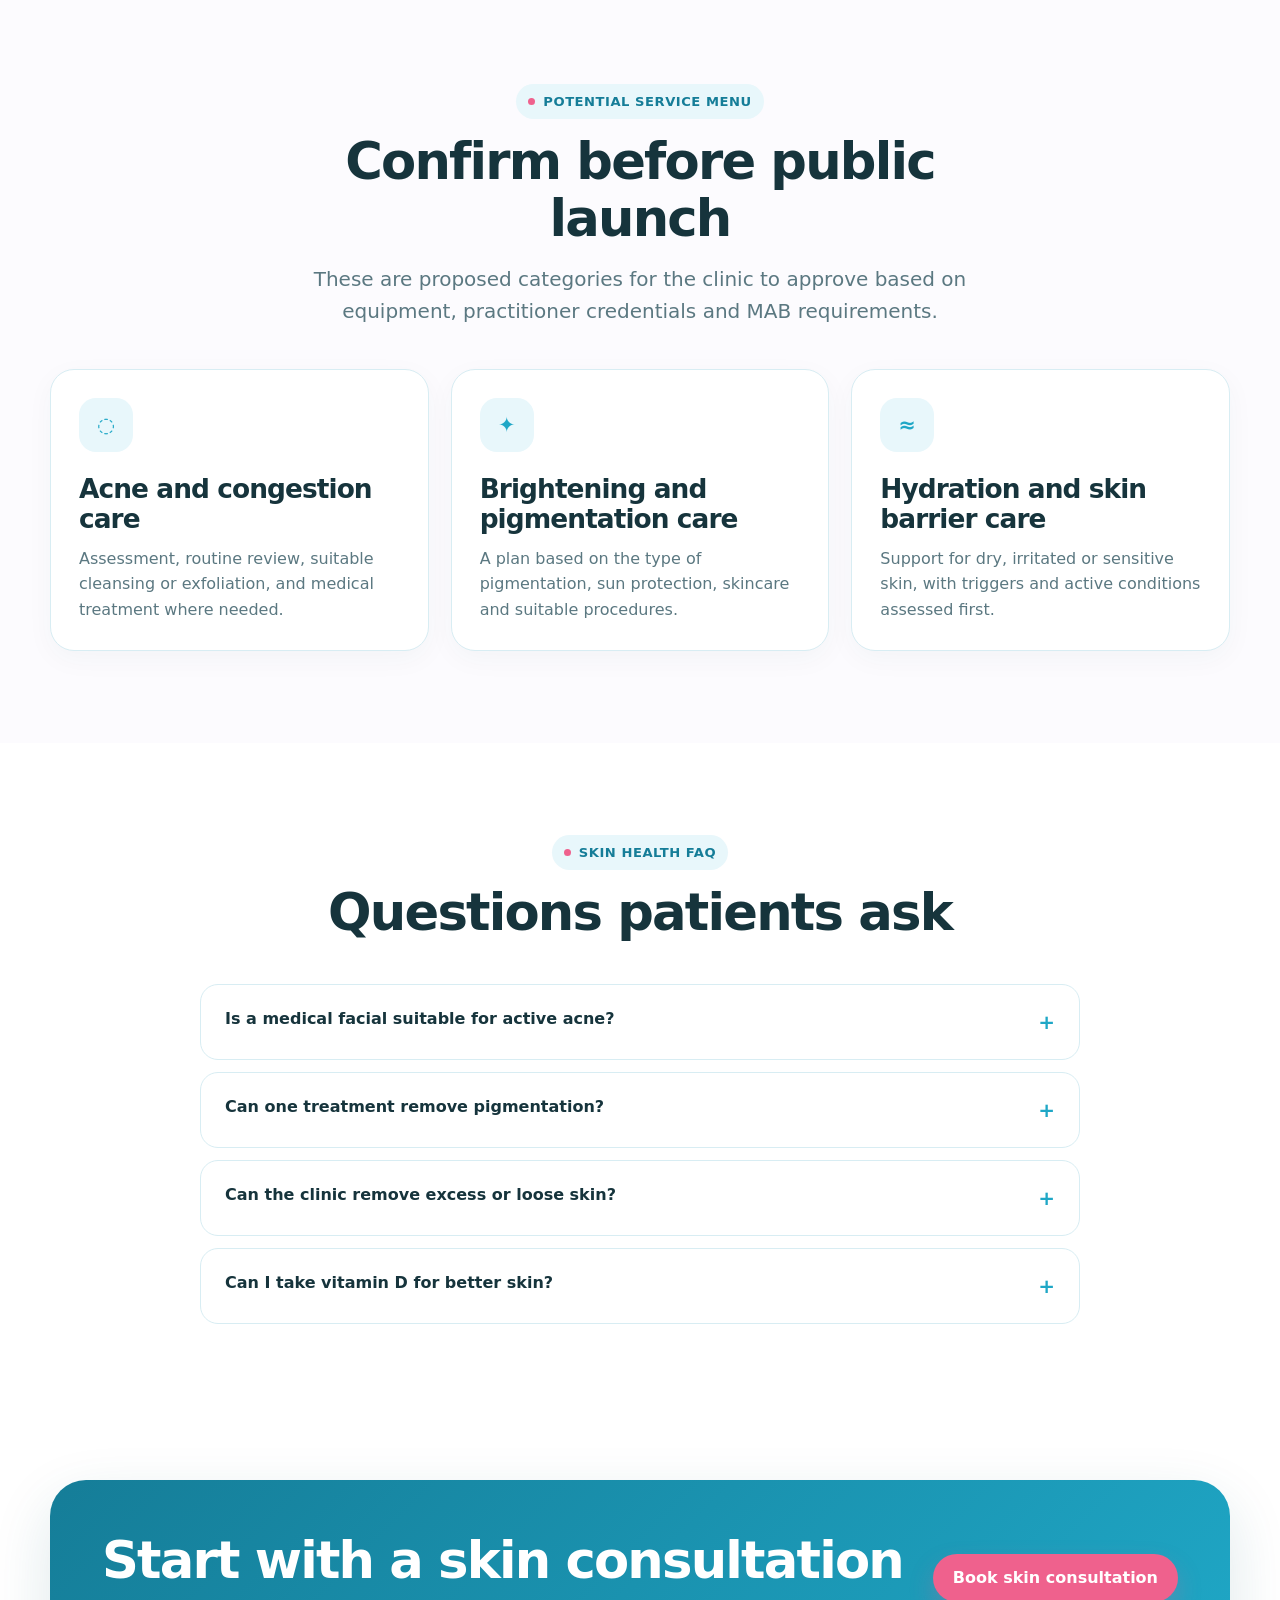
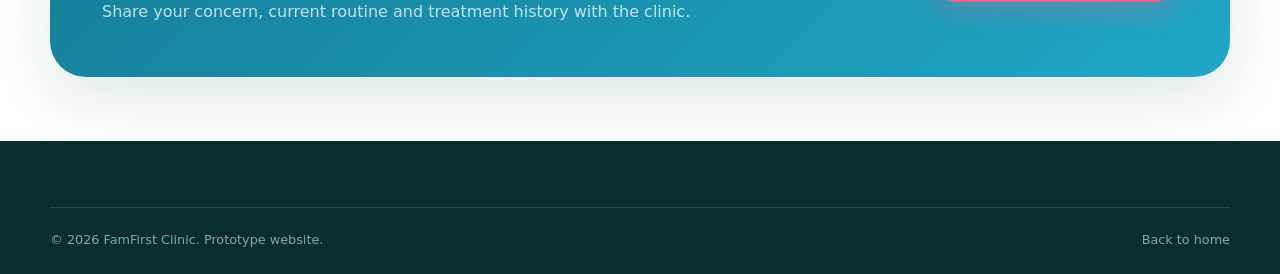
<file: services/skin-health-facials.html>
<!doctype html><html lang="en-MY"><head><meta charset="utf-8"><meta name="viewport" content="width=device-width, initial-scale=1"><title>Skin Health and Facial Consultation Bandar Rimbayu | FamFirst Clinic</title><meta name="description" content="Doctor-led skin health and facial consultation in Bandar Rimbayu for acne-prone skin, pigmentation, texture, hydration and suitable treatment planning."><meta name="famfirst-api" content=""><link rel="canonical" href="https://shukritobi.github.io/famfirst-clinic-rimbayu/services/skin-health-facials.html"><link rel="stylesheet" href="../assets/styles.css"><link rel="stylesheet" href="../assets/brand-base.css"><link rel="stylesheet" href="../assets/brand-hero.css"><link rel="stylesheet" href="../assets/brand-reception.css"><link rel="stylesheet" href="../assets/brand-seating.css"><script type="application/ld+json">{"@context":"https://schema.org","@type":"Service","name":"Skin health and facial consultation","serviceType":"Medical skin assessment and facial care planning","provider":{"@type":"MedicalClinic","name":"FamFirst Clinic Bandar Rimbayu","telephone":"+60185802945"},"areaServed":["Bandar Rimbayu","Kota Kemuning","Tropicana Aman","Eco Santuari"]}</script></head><body><header class="site-header"><div class="container nav-wrap"><a class="brand" href="../index.html"><span class="brand-mark">+</span><span class="brand-copy">FamFirst Clinic <small>Bandar Rimbayu</small></span></a><nav class="nav-links" data-nav><a href="../index.html#services">Services</a><a href="#concerns">Concerns</a><a href="#faq">FAQ</a><a href="../checkout.html">Book now</a></nav><div class="nav-actions"><a class="btn btn-primary btn-sm" href="../checkout.html?service=skin-health">Book consultation</a><button class="menu-btn" data-menu>☰</button></div></div></header><main><section class="page-hero photo-page-hero page-hero-skin-health"><div class="container"><div class="breadcrumbs"><a href="../index.html">Home</a> / Skin health</div><div class="page-hero-grid"><div><span class="eyebrow">Rawatan kulit dan wajah</span><h1>Skin health and facial consultation</h1><p class="lead">Start with your skin concern, current routine and medical history, then choose a treatment pathway that fits your skin instead of following a generic package.</p><div class="hero-actions"><a class="btn btn-accent" href="../checkout.html?service=skin-health">Book skin consultation</a><a class="btn btn-outline" href="https://wa.me/60185802945?text=Hi%20FamFirst%20Clinic%2C%20I%20would%20like%20to%20ask%20about%20skin%20and%20facial%20care." target="_blank" rel="noopener">Ask on WhatsApp</a></div></div><aside class="info-card"><span class="demo-badge">Personalised plan</span><h3 style="margin-top:16px">Concerns to discuss</h3><ul><li>Acne-prone or congested skin</li><li>Pigmentation and uneven tone</li><li>Dryness, sensitivity or irritation</li><li>Texture, pores and early ageing concerns</li><li>Loose skin or excess skin concerns that may need referral</li></ul></aside></div></div></section><section class="section" id="concerns"><div class="container split"><div class="content-prose"><span class="eyebrow">Medical facial positioning</span><h2>Skin care begins with understanding the skin</h2><p>A facial treatment should not be selected only by trend or package name. Active acne, eczema, infection, medication use, pregnancy and skin sensitivity can change what is suitable.</p><h3>A good consultation should cover</h3><ul><li>Your current skin products and any recent reactions</li><li>Duration, triggers and previous treatment for the concern</li><li>Medical conditions, pregnancy status and medications</li><li>Realistic goals, downtime and aftercare</li><li>Whether a medical facial, prescription, procedure or referral is more appropriate</li></ul><div class="notice" style="margin-top:28px">The clinic must confirm which aesthetic procedures are registered, available and performed by appropriately credentialed practitioners before public launch.</div></div><div class="feature-panel"><span class="eyebrow" style="background:rgba(255,255,255,.12);color:white">Skin pathway</span><h2>Consult, treat, maintain</h2><p>The website should separate medical assessment from treatment packages and avoid guaranteed claims or dramatic before-and-after promises.</p><div class="metric-grid"><div class="metric"><strong>Assess</strong><small>Skin and history</small></div><div class="metric"><strong>Select</strong><small>Suitable treatment</small></div><div class="metric"><strong>Protect</strong><small>Aftercare and SPF</small></div><div class="metric"><strong>Review</strong><small>Track response</small></div></div></div></div></section><section class="section bg-cream"><div class="container"><div class="section-head center"><span class="eyebrow">Potential service menu</span><h2>Confirm before public launch</h2><p class="lead">These are proposed categories for the clinic to approve based on equipment, practitioner credentials and MAB requirements.</p></div><div class="cards-3"><div class="card"><div class="card-icon">◌</div><h3>Acne and congestion care</h3><p>Assessment, routine review, suitable cleansing or exfoliation, and medical treatment where needed.</p></div><div class="card"><div class="card-icon">✦</div><h3>Brightening and pigmentation care</h3><p>A plan based on the type of pigmentation, sun protection, skincare and suitable procedures.</p></div><div class="card"><div class="card-icon">≈</div><h3>Hydration and skin barrier care</h3><p>Support for dry, irritated or sensitive skin, with triggers and active conditions assessed first.</p></div></div></div></section><section class="section" id="faq"><div class="container"><div class="section-head center"><span class="eyebrow">Skin health FAQ</span><h2>Questions patients ask</h2></div><div class="faq-list"><div class="faq-item"><button class="faq-q">Is a medical facial suitable for active acne?<span class="faq-plus">+</span></button><div class="faq-a"><p>It depends on the type and severity of acne, current medication and skin sensitivity. Some patients need medical treatment before or alongside facial care.</p></div></div><div class="faq-item"><button class="faq-q">Can one treatment remove pigmentation?<span class="faq-plus">+</span></button><div class="faq-a"><p>Usually not. Pigmentation has different causes and can recur. A plan may involve sun protection, skincare, medical treatment and a series of procedures.</p></div></div><div class="faq-item"><button class="faq-q">Can the clinic remove excess or loose skin?<span class="faq-plus">+</span></button><div class="faq-a"><p>Loose skin ranges from mild laxity to excess tissue that may require a specialist surgical opinion. The clinic can assess the concern and explain whether treatment or referral is appropriate.</p></div></div><div class="faq-item"><button class="faq-q">Can I take vitamin D for better skin?<span class="faq-plus">+</span></button><div class="faq-a"><p>Vitamin D should not be marketed as a guaranteed facial treatment. A doctor can assess deficiency risk, decide whether testing is useful and recommend an appropriate dose if needed.</p></div></div></div></div></section><section class="section-sm"><div class="container cta-band"><div><h2>Start with a skin consultation</h2><p>Share your concern, current routine and treatment history with the clinic.</p></div><a class="btn btn-accent" href="../checkout.html?service=skin-health">Book skin consultation</a></div></section></main><footer class="site-footer"><div class="container"><div class="footer-bottom" style="margin-top:0"><span>© <span data-year></span> FamFirst Clinic. Prototype website.</span><a href="../index.html">Back to home</a></div></div></footer><script src="../assets/app.js" defer></script></body></html>
</file>
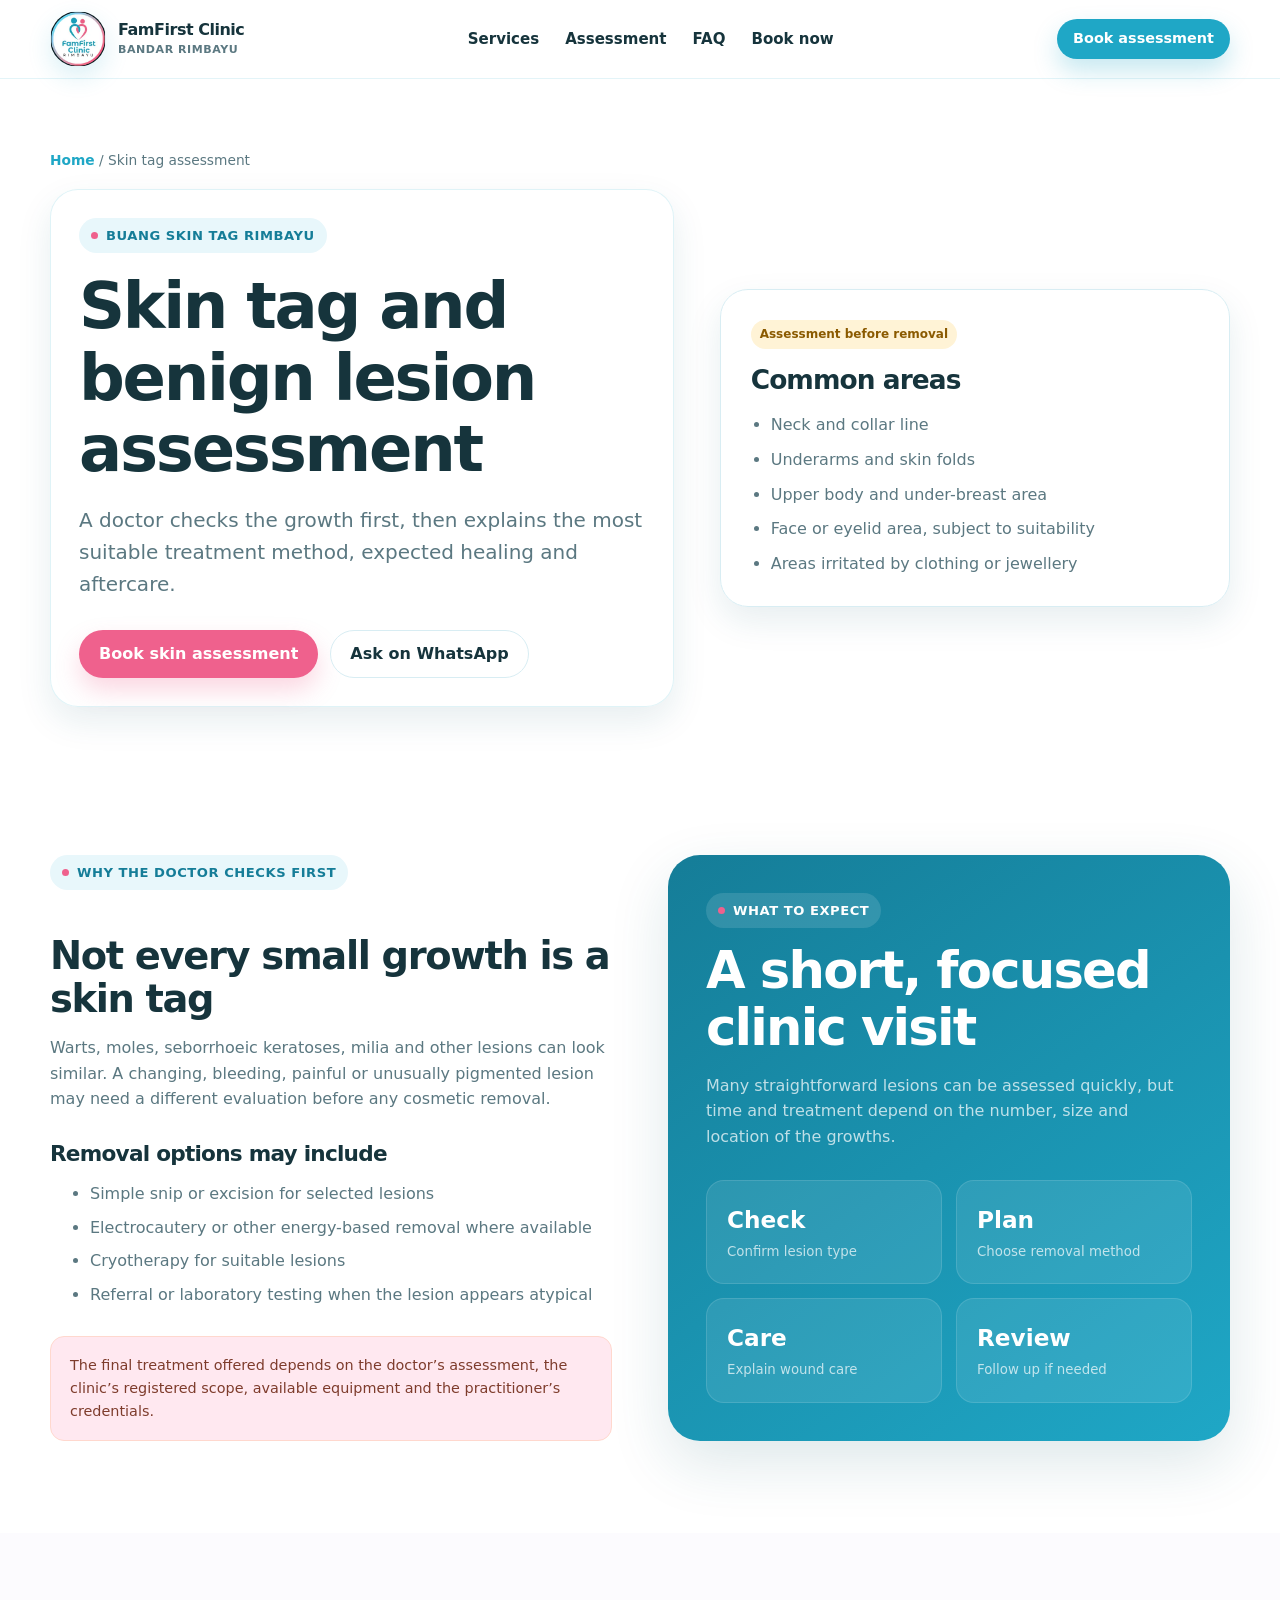
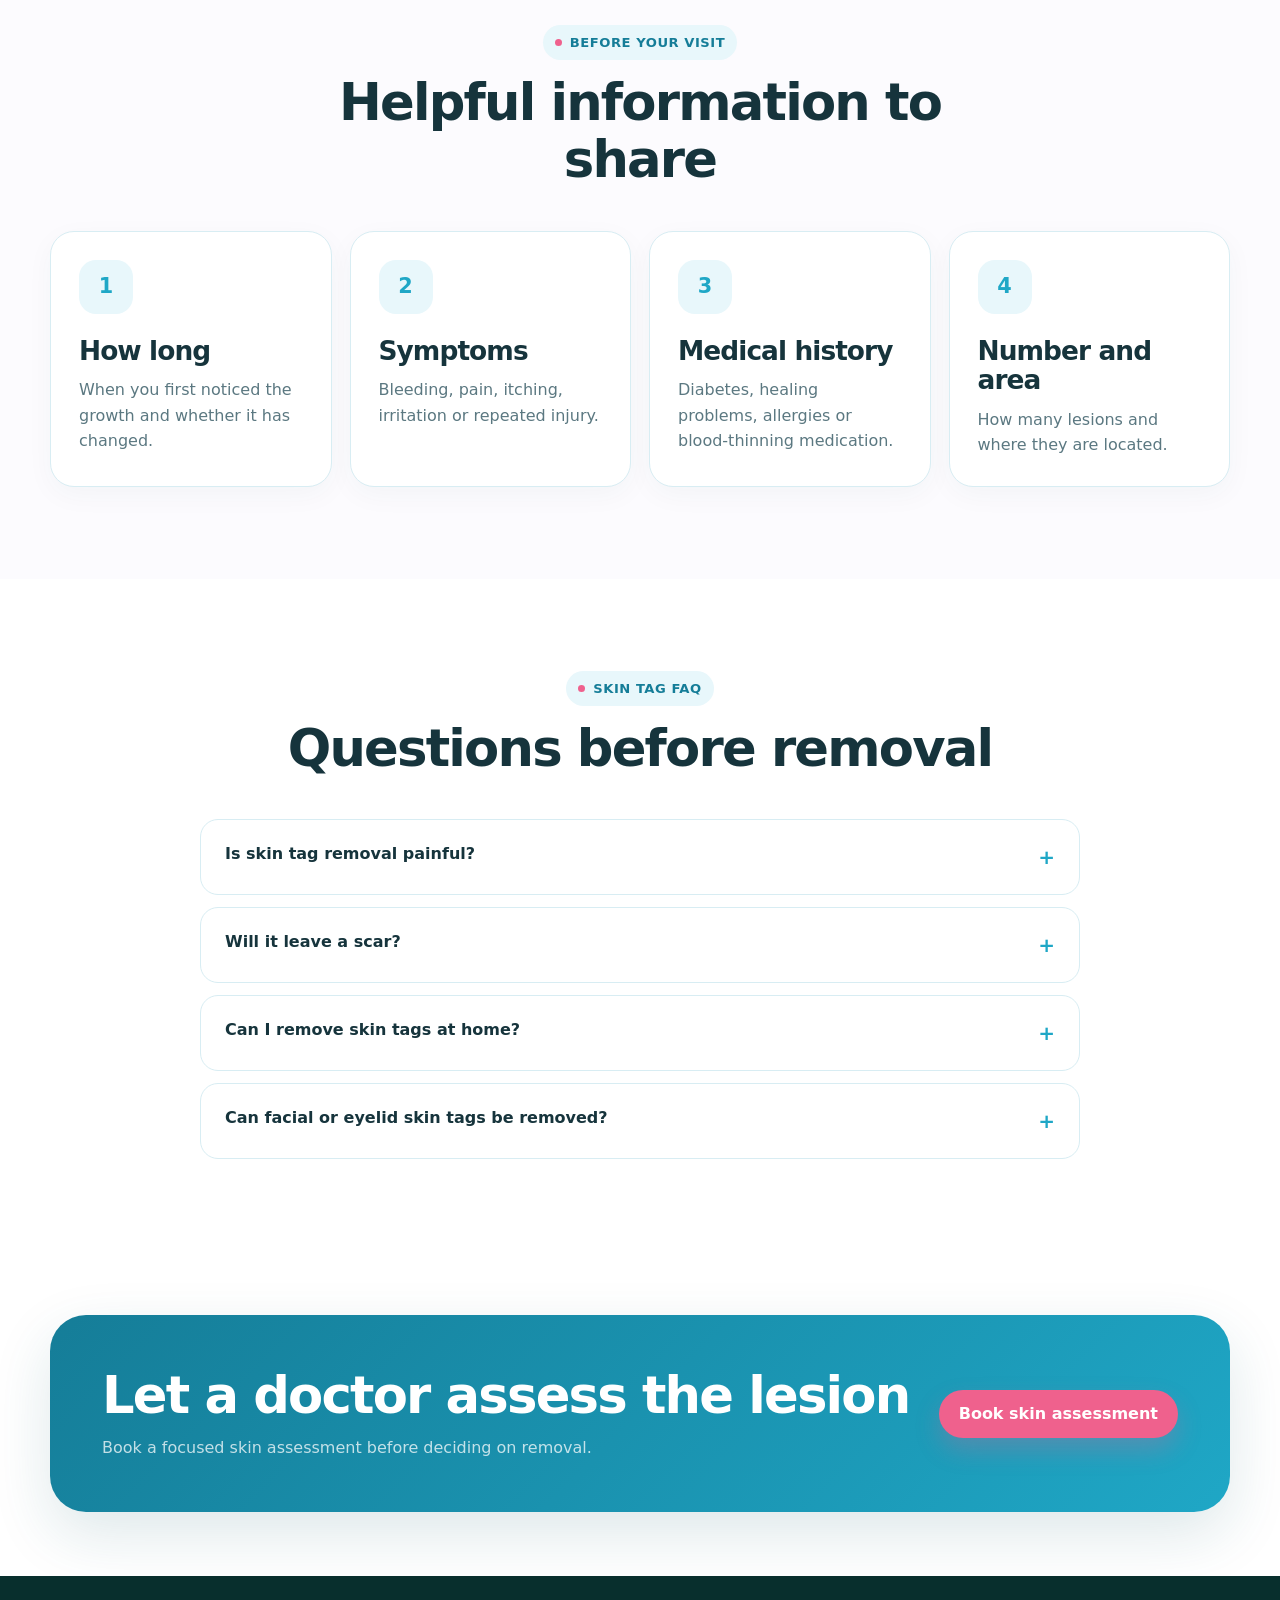
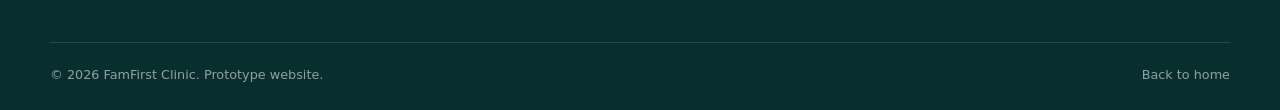
<file: services/skin-tag-removal.html>
<!doctype html><html lang="en-MY"><head><meta charset="utf-8"><meta name="viewport" content="width=device-width, initial-scale=1"><title>Skin Tag Removal Bandar Rimbayu | FamFirst Clinic</title><meta name="description" content="Doctor assessment for skin tags and benign skin lesions in Bandar Rimbayu. Understand suitable removal methods, recovery and aftercare."><meta name="famfirst-api" content=""><link rel="canonical" href="https://shukritobi.github.io/famfirst-clinic-rimbayu/services/skin-tag-removal.html"><link rel="stylesheet" href="../assets/styles.css"><link rel="stylesheet" href="../assets/brand-base.css"><link rel="stylesheet" href="../assets/brand-hero.css"><link rel="stylesheet" href="../assets/brand-reception.css"><link rel="stylesheet" href="../assets/brand-seating.css"><script type="application/ld+json">{"@context":"https://schema.org","@type":"MedicalProcedure","name":"Skin tag and benign lesion assessment","procedureType":"SurgicalProcedure","howPerformed":"A registered medical practitioner examines the lesion before recommending a suitable removal method.","followup":"Aftercare and review depend on the treatment method and lesion.","provider":{"@type":"MedicalClinic","name":"FamFirst Clinic Bandar Rimbayu","telephone":"+60185802945"}}</script></head><body><header class="site-header"><div class="container nav-wrap"><a class="brand" href="../index.html"><span class="brand-mark">+</span><span class="brand-copy">FamFirst Clinic <small>Bandar Rimbayu</small></span></a><nav class="nav-links" data-nav><a href="../index.html#services">Services</a><a href="#assessment">Assessment</a><a href="#faq">FAQ</a><a href="../checkout.html">Book now</a></nav><div class="nav-actions"><a class="btn btn-primary btn-sm" href="../checkout.html?service=skin-tag">Book assessment</a><button class="menu-btn" data-menu>☰</button></div></div></header><main><section class="page-hero photo-page-hero page-hero-skin-tag"><div class="container"><div class="breadcrumbs"><a href="../index.html">Home</a> / Skin tag assessment</div><div class="page-hero-grid"><div><span class="eyebrow">Buang skin tag Rimbayu</span><h1>Skin tag and benign lesion assessment</h1><p class="lead">A doctor checks the growth first, then explains the most suitable treatment method, expected healing and aftercare.</p><div class="hero-actions"><a class="btn btn-accent" href="../checkout.html?service=skin-tag">Book skin assessment</a><a class="btn btn-outline" href="https://wa.me/60185802945?text=Hi%20FamFirst%20Clinic%2C%20I%20would%20like%20to%20ask%20about%20skin%20tag%20removal." target="_blank" rel="noopener">Ask on WhatsApp</a></div></div><aside class="info-card"><span class="demo-badge">Assessment before removal</span><h3 style="margin-top:16px">Common areas</h3><ul><li>Neck and collar line</li><li>Underarms and skin folds</li><li>Upper body and under-breast area</li><li>Face or eyelid area, subject to suitability</li><li>Areas irritated by clothing or jewellery</li></ul></aside></div></div></section><section class="section" id="assessment"><div class="container split"><div class="content-prose"><span class="eyebrow">Why the doctor checks first</span><h2>Not every small growth is a skin tag</h2><p>Warts, moles, seborrhoeic keratoses, milia and other lesions can look similar. A changing, bleeding, painful or unusually pigmented lesion may need a different evaluation before any cosmetic removal.</p><h3>Removal options may include</h3><ul><li>Simple snip or excision for selected lesions</li><li>Electrocautery or other energy-based removal where available</li><li>Cryotherapy for suitable lesions</li><li>Referral or laboratory testing when the lesion appears atypical</li></ul><div class="notice" style="margin-top:28px">The final treatment offered depends on the doctor’s assessment, the clinic’s registered scope, available equipment and the practitioner’s credentials.</div></div><div class="feature-panel"><span class="eyebrow" style="background:rgba(255,255,255,.12);color:white">What to expect</span><h2>A short, focused clinic visit</h2><p>Many straightforward lesions can be assessed quickly, but time and treatment depend on the number, size and location of the growths.</p><div class="metric-grid"><div class="metric"><strong>Check</strong><small>Confirm lesion type</small></div><div class="metric"><strong>Plan</strong><small>Choose removal method</small></div><div class="metric"><strong>Care</strong><small>Explain wound care</small></div><div class="metric"><strong>Review</strong><small>Follow up if needed</small></div></div></div></div></section><section class="section bg-cream"><div class="container"><div class="section-head center"><span class="eyebrow">Before your visit</span><h2>Helpful information to share</h2></div><div class="cards-4"><div class="card"><div class="card-icon">1</div><h3>How long</h3><p>When you first noticed the growth and whether it has changed.</p></div><div class="card"><div class="card-icon">2</div><h3>Symptoms</h3><p>Bleeding, pain, itching, irritation or repeated injury.</p></div><div class="card"><div class="card-icon">3</div><h3>Medical history</h3><p>Diabetes, healing problems, allergies or blood-thinning medication.</p></div><div class="card"><div class="card-icon">4</div><h3>Number and area</h3><p>How many lesions and where they are located.</p></div></div></div></section><section class="section" id="faq"><div class="container"><div class="section-head center"><span class="eyebrow">Skin tag FAQ</span><h2>Questions before removal</h2></div><div class="faq-list"><div class="faq-item"><button class="faq-q">Is skin tag removal painful?<span class="faq-plus">+</span></button><div class="faq-a"><p>Discomfort depends on the method, size and location. The doctor will discuss whether local anaesthetic is needed.</p></div></div><div class="faq-item"><button class="faq-q">Will it leave a scar?<span class="faq-plus">+</span></button><div class="faq-a"><p>Any procedure can leave a mark. The risk varies with the lesion, method, skin type, healing and aftercare. Results cannot be guaranteed.</p></div></div><div class="faq-item"><button class="faq-q">Can I remove skin tags at home?<span class="faq-plus">+</span></button><div class="faq-a"><p>Home cutting or burning can cause bleeding, infection, scarring or treatment of the wrong lesion. Medical assessment is the safer approach.</p></div></div><div class="faq-item"><button class="faq-q">Can facial or eyelid skin tags be removed?<span class="faq-plus">+</span></button><div class="faq-a"><p>Some can be treated, but sensitive locations need careful assessment. The doctor may recommend a different method or referral.</p></div></div></div></div></section><section class="section-sm"><div class="container cta-band"><div><h2>Let a doctor assess the lesion</h2><p>Book a focused skin assessment before deciding on removal.</p></div><a class="btn btn-accent" href="../checkout.html?service=skin-tag">Book skin assessment</a></div></section></main><footer class="site-footer"><div class="container"><div class="footer-bottom" style="margin-top:0"><span>© <span data-year></span> FamFirst Clinic. Prototype website.</span><a href="../index.html">Back to home</a></div></div></footer><script src="../assets/app.js" defer></script></body></html>
</file>
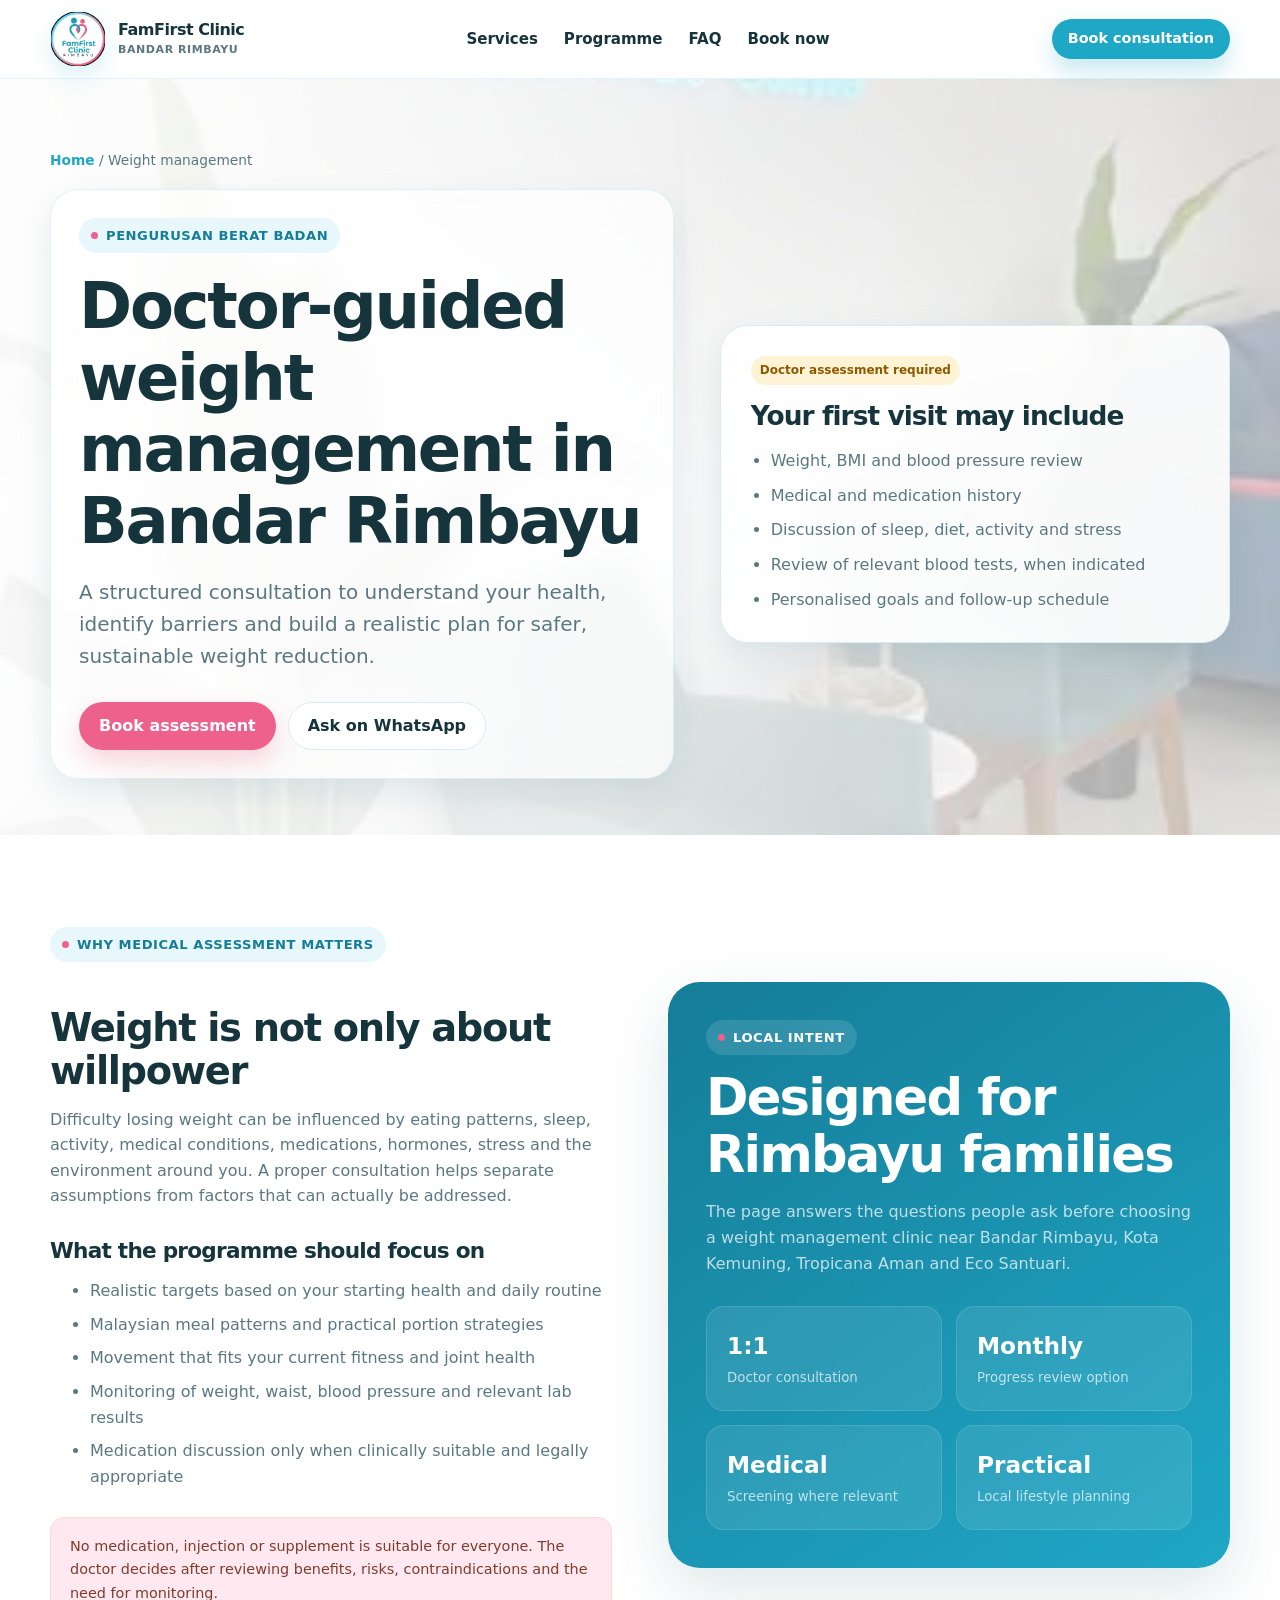
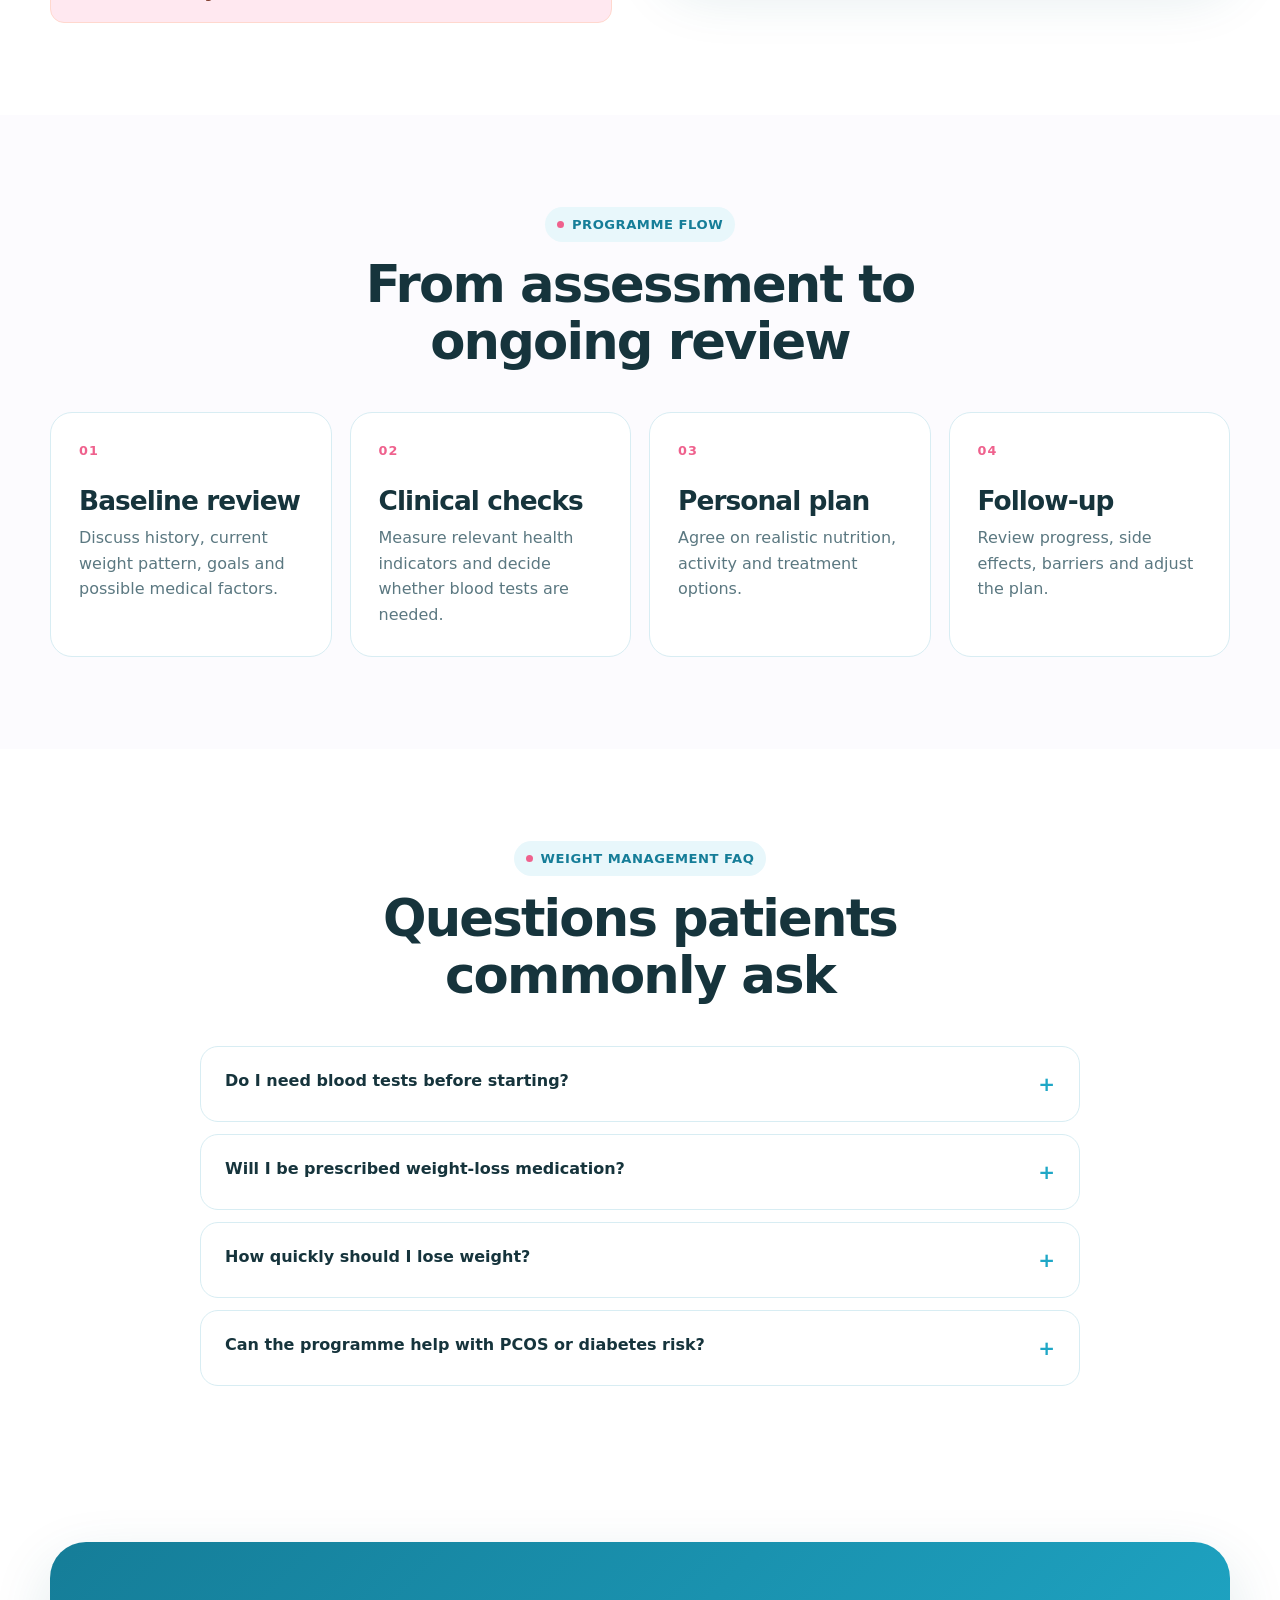
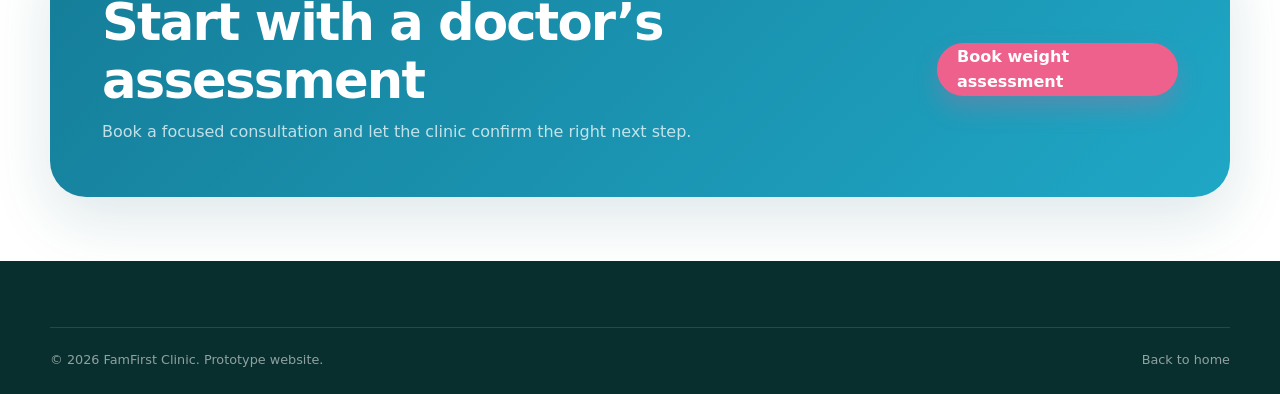
<file: services/weight-management.html>
<!doctype html><html lang="en-MY"><head><meta charset="utf-8"><meta name="viewport" content="width=device-width, initial-scale=1"><title>Weight Management Clinic Bandar Rimbayu | FamFirst Clinic</title><meta name="description" content="Doctor-guided weight management in Bandar Rimbayu with medical assessment, practical lifestyle planning and structured follow-up."><meta name="famfirst-api" content=""><link rel="canonical" href="https://shukritobi.github.io/famfirst-clinic-rimbayu/services/weight-management.html"><link rel="stylesheet" href="../assets/styles.css"><link rel="stylesheet" href="../assets/brand-base.css"><link rel="stylesheet" href="../assets/brand-hero.css"><link rel="stylesheet" href="../assets/brand-reception.css"><link rel="stylesheet" href="../assets/brand-seating.css"><script type="application/ld+json">{"@context":"https://schema.org","@type":"MedicalProcedure","name":"Doctor-guided weight management consultation","procedureType":"NoninvasiveProcedure","howPerformed":"Medical assessment, personalised planning and follow-up according to clinical suitability.","provider":{"@type":"MedicalClinic","name":"FamFirst Clinic Bandar Rimbayu","telephone":"+60185802945","address":{"@type":"PostalAddress","streetAddress":"No 6-G, Jalan Flora 1/3, Bandar Rimbayu","postalCode":"42500","addressLocality":"Telok Panglima Garang","addressRegion":"Selangor","addressCountry":"MY"}}}</script></head><body><header class="site-header"><div class="container nav-wrap"><a class="brand" href="../index.html"><span class="brand-mark">+</span><span class="brand-copy">FamFirst Clinic <small>Bandar Rimbayu</small></span></a><nav class="nav-links" data-nav><a href="../index.html#services">Services</a><a href="#programme">Programme</a><a href="#faq">FAQ</a><a href="../checkout.html">Book now</a></nav><div class="nav-actions"><a class="btn btn-primary btn-sm" href="../checkout.html?service=weight">Book consultation</a><button class="menu-btn" data-menu aria-label="Open navigation">☰</button></div></div></header><main><section class="page-hero photo-page-hero page-hero-weight"><div class="container"><div class="breadcrumbs"><a href="../index.html">Home</a> / Weight management</div><div class="page-hero-grid"><div><span class="eyebrow">Pengurusan berat badan</span><h1>Doctor-guided weight management in Bandar Rimbayu</h1><p class="lead">A structured consultation to understand your health, identify barriers and build a realistic plan for safer, sustainable weight reduction.</p><div class="hero-actions"><a class="btn btn-accent" href="../checkout.html?service=weight">Book assessment</a><a class="btn btn-outline" href="https://wa.me/60185802945?text=Hi%20FamFirst%20Clinic%2C%20I%20would%20like%20to%20ask%20about%20the%20weight%20management%20programme." target="_blank" rel="noopener">Ask on WhatsApp</a></div></div><aside class="info-card"><span class="demo-badge">Doctor assessment required</span><h3 style="margin-top:16px">Your first visit may include</h3><ul><li>Weight, BMI and blood pressure review</li><li>Medical and medication history</li><li>Discussion of sleep, diet, activity and stress</li><li>Review of relevant blood tests, when indicated</li><li>Personalised goals and follow-up schedule</li></ul></aside></div></div></section><section class="section" id="programme"><div class="container split"><div class="content-prose"><span class="eyebrow">Why medical assessment matters</span><h2>Weight is not only about willpower</h2><p>Difficulty losing weight can be influenced by eating patterns, sleep, activity, medical conditions, medications, hormones, stress and the environment around you. A proper consultation helps separate assumptions from factors that can actually be addressed.</p><h3>What the programme should focus on</h3><ul><li>Realistic targets based on your starting health and daily routine</li><li>Malaysian meal patterns and practical portion strategies</li><li>Movement that fits your current fitness and joint health</li><li>Monitoring of weight, waist, blood pressure and relevant lab results</li><li>Medication discussion only when clinically suitable and legally appropriate</li></ul><div class="notice" style="margin-top:28px">No medication, injection or supplement is suitable for everyone. The doctor decides after reviewing benefits, risks, contraindications and the need for monitoring.</div></div><div class="feature-panel"><span class="eyebrow" style="background:rgba(255,255,255,.12);color:white">Local intent</span><h2>Designed for Rimbayu families</h2><p>The page answers the questions people ask before choosing a weight management clinic near Bandar Rimbayu, Kota Kemuning, Tropicana Aman and Eco Santuari.</p><div class="metric-grid"><div class="metric"><strong>1:1</strong><small>Doctor consultation</small></div><div class="metric"><strong>Monthly</strong><small>Progress review option</small></div><div class="metric"><strong>Medical</strong><small>Screening where relevant</small></div><div class="metric"><strong>Practical</strong><small>Local lifestyle planning</small></div></div></div></div></section><section class="section bg-cream"><div class="container"><div class="section-head center"><span class="eyebrow">Programme flow</span><h2>From assessment to ongoing review</h2></div><div class="steps"><div class="step"><h3>Baseline review</h3><p>Discuss history, current weight pattern, goals and possible medical factors.</p></div><div class="step"><h3>Clinical checks</h3><p>Measure relevant health indicators and decide whether blood tests are needed.</p></div><div class="step"><h3>Personal plan</h3><p>Agree on realistic nutrition, activity and treatment options.</p></div><div class="step"><h3>Follow-up</h3><p>Review progress, side effects, barriers and adjust the plan.</p></div></div></div></section><section class="section" id="faq"><div class="container"><div class="section-head center"><span class="eyebrow">Weight management FAQ</span><h2>Questions patients commonly ask</h2></div><div class="faq-list"><div class="faq-item"><button class="faq-q">Do I need blood tests before starting?<span class="faq-plus">+</span></button><div class="faq-a"><p>Not every patient needs the same tests. The doctor may recommend tests based on symptoms, medical history, risk factors and previous results.</p></div></div><div class="faq-item"><button class="faq-q">Will I be prescribed weight-loss medication?<span class="faq-plus">+</span></button><div class="faq-a"><p>Medication is not automatic. It is considered only when the doctor determines that it is suitable, safe and likely to add benefit alongside lifestyle changes.</p></div></div><div class="faq-item"><button class="faq-q">How quickly should I lose weight?<span class="faq-plus">+</span></button><div class="faq-a"><p>The safe and realistic rate varies. The programme should prioritise health improvement, adherence and maintaining results instead of promising a fixed number of kilograms.</p></div></div><div class="faq-item"><button class="faq-q">Can the programme help with PCOS or diabetes risk?<span class="faq-plus">+</span></button><div class="faq-a"><p>Weight management can be relevant to several metabolic conditions, but diagnosis and treatment need an individual medical assessment. Bring any recent blood results and medication list.</p></div></div></div></div></section><section class="section-sm"><div class="container cta-band"><div><h2>Start with a doctor’s assessment</h2><p>Book a focused consultation and let the clinic confirm the right next step.</p></div><a class="btn btn-accent" href="../checkout.html?service=weight">Book weight assessment</a></div></section></main><footer class="site-footer"><div class="container"><div class="footer-bottom" style="margin-top:0"><span>© <span data-year></span> FamFirst Clinic. Prototype website.</span><a href="../index.html">Back to home</a></div></div></footer><script src="../assets/app.js" defer></script></body></html>
</file>
<file: assets/styles.css>
:root{--ink:#123238;--ink-soft:#49646a;--brand:#0b6f69;--brand-deep:#07534f;--brand-pale:#e7f6f3;--accent:#f47b5f;--accent-pale:#fff0eb;--cream:#fbf8f2;--white:#ffffff;--line:#dce8e6;--success:#16825f;--warning:#a96800;--shadow:0 20px 60px rgba(22,64,66,0.12);--shadow-soft:0 12px 34px rgba(22,64,66,0.08);--radius-xl:32px;--radius-lg:24px;--radius-md:16px;--radius-sm:12px;--max:1180px}*{box-sizing:border-box}html{scroll-behavior:smooth}body{margin:0;color:var(--ink);background:var(--white);font-family:Inter,ui-sans-serif,system-ui,-apple-system,BlinkMacSystemFont,"Segoe UI",sans-serif;line-height:1.6;-webkit-font-smoothing:antialiased}img{max-width:100%;display:block}a{color:inherit;text-decoration:none}button,input,select,textarea{font:inherit}button{cursor:pointer}.container{width:min(var(--max),calc(100% - 36px));margin-inline:auto}.section{padding:92px 0}.section-sm{padding:64px 0}.bg-cream{background:var(--cream)}.bg-brand-pale{background:var(--brand-pale)}.text-center{text-align:center}.muted{color:var(--ink-soft)}.eyebrow{display:inline-flex;align-items:center;gap:8px;padding:7px 12px;border-radius:999px;background:var(--brand-pale);color:var(--brand-deep);font-size:0.82rem;font-weight:800;letter-spacing:0.04em;text-transform:uppercase}.eyebrow::before{content:"";width:7px;height:7px;border-radius:50%;background:var(--accent)}h1,h2,h3,h4{margin:0;line-height:1.12;letter-spacing:-0.035em}h1{font-size:clamp(2.7rem,6vw,5.5rem)}h2{font-size:clamp(2rem,4vw,3.6rem)}h3{font-size:clamp(1.25rem,2.2vw,1.65rem)}p{margin:0}.lead{font-size:clamp(1.05rem,1.8vw,1.25rem);color:var(--ink-soft)}.section-head{max-width:760px;margin-bottom:42px}.section-head.center{margin-inline:auto;text-align:center}.section-head h2{margin-top:14px}.section-head p{margin-top:16px}.site-header{position:sticky;top:0;z-index:50;border-bottom:1px solid rgba(220,232,230,0.8);background:rgba(255,255,255,0.92);backdrop-filter:blur(18px)}.nav-wrap{height:78px;display:flex;align-items:center;justify-content:space-between;gap:22px}.brand{display:inline-flex;align-items:center;gap:12px;font-weight:900;letter-spacing:-0.03em}.brand-mark{width:44px;height:44px;display:grid;place-items:center;border-radius:15px;background:linear-gradient(145deg,var(--brand),var(--brand-deep));box-shadow:0 12px 24px rgba(11,111,105,0.22);color:white;font-size:1.35rem}.brand-copy{display:grid;line-height:1.05}.brand-copy small{color:var(--ink-soft);font-size:0.69rem;font-weight:700;letter-spacing:0.05em;text-transform:uppercase;margin-top:5px}.nav-links{display:flex;align-items:center;gap:26px;font-size:0.94rem;font-weight:700}.nav-links a:hover{color:var(--brand)}.nav-actions{display:flex;gap:10px;align-items:center}.menu-btn{display:none;border:0;background:transparent;font-size:1.6rem;padding:8px}.btn{display:inline-flex;justify-content:center;align-items:center;gap:9px;min-height:48px;padding:0 19px;border:1px solid transparent;border-radius:999px;font-weight:800;transition:transform .18s ease,box-shadow .18s ease,background .18s ease}.btn:hover{transform:translateY(-2px)}.btn-primary{background:var(--brand);color:var(--white);box-shadow:0 12px 24px rgba(11,111,105,.2)}.btn-primary:hover{background:var(--brand-deep)}.btn-accent{background:var(--accent);color:white;box-shadow:0 12px 24px rgba(244,123,95,.2)}.btn-outline{border-color:var(--line);background:white;color:var(--ink)}.btn-ghost{color:var(--brand);background:var(--brand-pale)}.btn-sm{min-height:40px;padding-inline:15px;font-size:.9rem}.hero{position:relative;overflow:hidden;padding:80px 0 54px;background:radial-gradient(circle at 80% 15%,rgba(244,123,95,.15),transparent 26%),radial-gradient(circle at 18% 70%,rgba(11,111,105,.13),transparent 28%),linear-gradient(180deg,#ffffff,#fbf8f2)}.hero::before{content:"";position:absolute;inset:0;pointer-events:none;background-image:linear-gradient(rgba(11,111,105,.045) 1px,transparent 1px),linear-gradient(90deg,rgba(11,111,105,.045) 1px,transparent 1px);background-size:44px 44px;mask-image:linear-gradient(to bottom,rgba(0,0,0,.8),transparent 85%)}.hero-grid{position:relative;display:grid;grid-template-columns:1.12fr .88fr;align-items:center;gap:56px}.hero-copy h1{margin-top:20px;max-width:800px}.hero-copy h1 span{color:var(--brand)}.hero-copy .lead{max-width:700px;margin-top:22px}.hero-actions{display:flex;flex-wrap:wrap;gap:12px;margin-top:30px}.trust-row{display:flex;flex-wrap:wrap;gap:20px;margin-top:34px;color:var(--ink-soft);font-size:.92rem;font-weight:700}.trust-item{display:inline-flex;gap:8px;align-items:center}.trust-dot{width:21px;height:21px;display:grid;place-items:center;border-radius:50%;background:var(--brand-pale);color:var(--brand);font-size:.75rem}.hero-visual{position:relative;min-height:525px}.visual-main{position:absolute;inset:34px 20px 45px 32px;border-radius:44px;background:linear-gradient(145deg,#0d7c74,#064c49);overflow:hidden;box-shadow:var(--shadow);color:white;padding:34px}.visual-main::before,.visual-main::after{content:"";position:absolute;border-radius:50%;background:rgba(255,255,255,.09)}.visual-main::before{width:310px;height:310px;right:-110px;top:-90px}.visual-main::after{width:220px;height:220px;left:-95px;bottom:-100px}.hero-cross{position:absolute;inset:50% auto auto 50%;transform:translate(-50%,-50%);width:160px;height:160px}.hero-cross::before,.hero-cross::after{content:"";position:absolute;left:50%;top:50%;transform:translate(-50%,-50%);border-radius:26px;background:rgba(255,255,255,.95);box-shadow:0 24px 60px rgba(0,0,0,.14)}.hero-cross::before{width:68px;height:160px}.hero-cross::after{width:160px;height:68px}.visual-label{position:absolute;top:30px;left:30px;z-index:2;font-size:.82rem;font-weight:800;letter-spacing:.08em;text-transform:uppercase;opacity:.8}.visual-bottom{position:absolute;left:30px;right:30px;bottom:28px;z-index:2;display:flex;justify-content:space-between;gap:18px;align-items:flex-end}.visual-bottom strong{font-size:1.35rem;display:block}.visual-bottom small{color:rgba(255,255,255,.72)}.float-card{position:absolute;z-index:3;padding:16px 18px;border:1px solid rgba(255,255,255,.65);border-radius:18px;background:rgba(255,255,255,.94);backdrop-filter:blur(14px);box-shadow:var(--shadow-soft)}.float-card strong{display:block;font-size:1rem}.float-card small{color:var(--ink-soft)}.float-a{top:0;right:0}.float-b{left:0;bottom:0}.float-icon{width:38px;height:38px;display:grid;place-items:center;border-radius:12px;background:var(--accent-pale);color:var(--accent);margin-bottom:10px;font-weight:900}.quick-strip{position:relative;z-index:3;transform:translateY(28px)}.quick-grid{display:grid;grid-template-columns:repeat(4,1fr);background:white;border:1px solid var(--line);border-radius:26px;box-shadow:var(--shadow-soft);overflow:hidden}.quick-item{padding:24px;border-right:1px solid var(--line)}.quick-item:last-child{border-right:0}.quick-item small{display:block;color:var(--ink-soft);font-size:.78rem;font-weight:800;text-transform:uppercase;letter-spacing:.06em}.quick-item strong{display:block;margin-top:5px;font-size:1rem}.cards-3{display:grid;grid-template-columns:repeat(3,1fr);gap:22px}.cards-4{display:grid;grid-template-columns:repeat(4,1fr);gap:18px}.card{background:white;border:1px solid var(--line);border-radius:var(--radius-lg);padding:28px;box-shadow:0 8px 28px rgba(23,66,67,.04)}.card.hover{transition:transform .22s ease,box-shadow .22s ease,border-color .22s ease}.card.hover:hover{transform:translateY(-7px);box-shadow:var(--shadow-soft);border-color:rgba(11,111,105,.25)}.card-icon{width:54px;height:54px;display:grid;place-items:center;border-radius:17px;background:var(--brand-pale);color:var(--brand);font-weight:900;font-size:1.3rem;margin-bottom:22px}.card h3{margin-bottom:12px}.card p{color:var(--ink-soft)}.card-link{display:inline-flex;gap:7px;align-items:center;margin-top:20px;color:var(--brand);font-weight:850}.service-tag{display:inline-flex;margin-top:16px;padding:5px 9px;border-radius:999px;background:var(--cream);color:var(--ink-soft);font-size:.75rem;font-weight:750}.split{display:grid;grid-template-columns:1fr 1fr;gap:56px;align-items:center}.feature-panel{padding:38px;border-radius:var(--radius-xl);background:var(--brand-deep);color:white;box-shadow:var(--shadow)}.feature-panel h2{margin-top:14px}.feature-panel p{color:rgba(255,255,255,.72);margin-top:16px}.metric-grid{display:grid;grid-template-columns:1fr 1fr;gap:14px;margin-top:30px}.metric{padding:20px;border-radius:18px;background:rgba(255,255,255,.09);border:1px solid rgba(255,255,255,.12)}.metric strong{display:block;font-size:1.45rem}.metric small{color:rgba(255,255,255,.7)}.check-list{display:grid;gap:15px;margin-top:28px}.check{display:flex;gap:12px;align-items:flex-start}.check i{flex:0 0 auto;width:26px;height:26px;display:grid;place-items:center;border-radius:50%;background:var(--brand-pale);color:var(--brand);font-style:normal;font-weight:900}.check p{color:var(--ink-soft)}.check strong{color:var(--ink);display:block;margin-bottom:3px}.steps{counter-reset:steps;display:grid;grid-template-columns:repeat(4,1fr);gap:18px}.step{counter-increment:steps;position:relative;padding:28px;border-radius:22px;background:white;border:1px solid var(--line)}.step::before{content:"0" counter(steps);display:block;color:var(--accent);font-size:.8rem;font-weight:900;letter-spacing:.08em;margin-bottom:24px}.step p{color:var(--ink-soft);margin-top:10px}.faq-list{max-width:880px;margin-inline:auto;display:grid;gap:12px}.faq-item{border:1px solid var(--line);border-radius:18px;background:white;overflow:hidden}.faq-q{width:100%;border:0;background:transparent;padding:21px 24px;display:flex;justify-content:space-between;gap:20px;text-align:left;font-weight:850;color:var(--ink)}.faq-a{max-height:0;overflow:hidden;transition:max-height .25s ease}.faq-a p{padding:0 24px 22px;color:var(--ink-soft)}.faq-item.open .faq-a{max-height:260px}.faq-plus{font-size:1.25rem;color:var(--brand)}.cta-band{border-radius:36px;padding:52px;background:linear-gradient(135deg,var(--brand-deep),var(--brand));color:white;display:flex;justify-content:space-between;align-items:center;gap:28px;box-shadow:var(--shadow)}.cta-band p{color:rgba(255,255,255,.74);margin-top:10px;max-width:640px}.cta-band .btn-outline{border-color:rgba(255,255,255,.3);background:rgba(255,255,255,.1);color:white}.form-grid{display:grid;grid-template-columns:repeat(2,1fr);gap:16px}.field{display:grid;gap:7px}.field.full{grid-column:1 / -1}.field label{font-size:.84rem;font-weight:800}.field input,.field select,.field textarea{width:100%;border:1px solid var(--line);border-radius:13px;padding:13px 14px;background:white;color:var(--ink);outline:none}.field input:focus,.field select:focus,.field textarea:focus{border-color:var(--brand);box-shadow:0 0 0 4px rgba(11,111,105,.09)}.field textarea{min-height:110px;resize:vertical}.form-note{color:var(--ink-soft);font-size:.8rem;margin-top:12px}.form-card{padding:34px;border:1px solid var(--line);border-radius:var(--radius-xl);background:white;box-shadow:var(--shadow-soft)}.status-message{display:none;margin-top:14px;padding:12px 14px;border-radius:12px;font-size:.9rem}.status-message.show{display:block}.status-message.success{background:#e9f7f1;color:#116848}.status-message.error{background:#fff0ec;color:#a43b23}.page-hero{padding:70px 0 56px;background:linear-gradient(180deg,var(--brand-pale),white)}.page-hero-grid{display:grid;grid-template-columns:1.1fr .9fr;gap:46px;align-items:center}.page-hero h1{margin-top:18px;font-size:clamp(2.5rem,5vw,4.7rem)}.page-hero p{margin-top:18px}.info-card{padding:30px;border-radius:28px;background:white;border:1px solid var(--line);box-shadow:var(--shadow-soft)}.info-card ul{margin:18px 0 0;padding-left:20px;color:var(--ink-soft)}.info-card li + li{margin-top:9px}.notice{padding:17px 19px;border-radius:14px;background:var(--accent-pale);color:#7e3c2c;font-size:.9rem;border:1px solid #ffd8ce}.breadcrumbs{font-size:.86rem;color:var(--ink-soft);margin-bottom:18px}.breadcrumbs a{color:var(--brand);font-weight:700}.content-prose{max-width:820px}.content-prose h2{margin-top:44px;font-size:clamp(1.7rem,3vw,2.5rem)}.content-prose h3{margin-top:30px;font-size:1.35rem}.content-prose p,.content-prose ul{margin-top:15px;color:var(--ink-soft)}.content-prose li + li{margin-top:8px}.checkout-layout{display:grid;grid-template-columns:1fr 380px;gap:28px;align-items:start}.summary-card{position:sticky;top:100px;padding:28px;border-radius:24px;background:var(--brand-deep);color:white}.summary-card p,.summary-card small{color:rgba(255,255,255,.72)}.summary-row{display:flex;justify-content:space-between;gap:16px;padding:14px 0;border-bottom:1px solid rgba(255,255,255,.12)}.summary-total{display:flex;justify-content:space-between;gap:16px;padding-top:20px;font-size:1.2rem;font-weight:900}.demo-badge{display:inline-flex;padding:5px 9px;border-radius:999px;background:#fff3d6;color:#8b5a00;font-size:.75rem;font-weight:900}.dashboard-body{background:#f3f7f6;min-height:100vh}.dashboard-shell{display:grid;grid-template-columns:250px 1fr;min-height:100vh}.sidebar{background:var(--brand-deep);color:white;padding:25px 18px;position:sticky;top:0;height:100vh}.sidebar .brand{margin-bottom:34px}.sidebar .brand-copy small{color:rgba(255,255,255,.55)}.side-nav{display:grid;gap:7px}.side-nav a{padding:11px 13px;border-radius:12px;color:rgba(255,255,255,.72);font-weight:720;font-size:.92rem}.side-nav a.active,.side-nav a:hover{background:rgba(255,255,255,.1);color:white}.side-note{position:absolute;left:18px;right:18px;bottom:20px;padding:14px;border-radius:14px;background:rgba(255,255,255,.08);color:rgba(255,255,255,.72);font-size:.78rem}.dashboard-main{padding:32px;overflow:hidden}.dash-top{display:flex;justify-content:space-between;align-items:center;gap:20px;margin-bottom:26px}.dash-top h1{font-size:2rem}.kpi-grid{display:grid;grid-template-columns:repeat(4,1fr);gap:16px}.kpi{background:white;border:1px solid var(--line);border-radius:18px;padding:20px}.kpi small{color:var(--ink-soft);font-weight:750}.kpi strong{display:block;font-size:1.75rem;margin-top:6px}.kpi .trend{color:var(--success);font-size:.8rem;font-weight:800;margin-top:4px}.dash-grid{display:grid;grid-template-columns:1.5fr 1fr;gap:18px;margin-top:18px}.panel{background:white;border:1px solid var(--line);border-radius:20px;padding:22px;overflow:hidden}.panel-head{display:flex;justify-content:space-between;gap:16px;align-items:center;margin-bottom:18px}.panel-head h2{font-size:1.15rem}.chart{height:260px;display:flex;align-items:end;gap:10px;padding-top:20px;border-bottom:1px solid var(--line)}.bar-wrap{flex:1;display:grid;align-items:end;gap:7px;height:100%}.bar{border-radius:8px 8px 0 0;background:linear-gradient(180deg,var(--brand),#6bbab4);min-height:8px}.bar-label{text-align:center;color:var(--ink-soft);font-size:.72rem}.table-wrap{overflow-x:auto}table{width:100%;border-collapse:collapse;font-size:.86rem}th,td{padding:12px 10px;border-bottom:1px solid var(--line);text-align:left;white-space:nowrap}th{color:var(--ink-soft);font-size:.73rem;text-transform:uppercase;letter-spacing:.04em}.status-pill{display:inline-flex;padding:5px 8px;border-radius:999px;font-size:.72rem;font-weight:850}.status-paid{background:#e8f7ef;color:#116848}.status-new{background:#fff3dc;color:#8b5a00}.status-confirmed{background:#e9efff;color:#2f55a4}.progress-list{display:grid;gap:16px}.progress-row{display:grid;gap:7px}.progress-meta{display:flex;justify-content:space-between;gap:12px;font-size:.84rem}.progress-track{height:9px;border-radius:999px;background:#e8efee;overflow:hidden}.progress-fill{height:100%;border-radius:inherit;background:var(--brand)}.task-list{display:grid;gap:10px}.task{padding:13px;border-radius:13px;background:#f7faf9;display:flex;gap:10px;align-items:flex-start}.task input{margin-top:5px}.task small{color:var(--ink-soft);display:block}.site-footer{background:#082f2d;color:white;padding:66px 0 24px}.footer-grid{display:grid;grid-template-columns:1.4fr .8fr .8fr 1fr;gap:34px}.footer-grid p,.footer-grid a{color:rgba(255,255,255,.67)}.footer-grid h4{font-size:.95rem;margin-bottom:15px;letter-spacing:0}.footer-links{display:grid;gap:8px;font-size:.9rem}.footer-bottom{display:flex;justify-content:space-between;gap:20px;margin-top:42px;padding-top:22px;border-top:1px solid rgba(255,255,255,.12);color:rgba(255,255,255,.55);font-size:.8rem}.mobile-cta{display:none}@media (max-width:980px){.nav-links{position:fixed;inset:78px 18px auto 18px;display:none;padding:18px;background:white;border:1px solid var(--line);border-radius:18px;box-shadow:var(--shadow);flex-direction:column;align-items:stretch;gap:10px}.nav-links.open{display:flex}.menu-btn{display:block}.nav-actions .btn-outline{display:none}.hero-grid,.page-hero-grid,.split,.checkout-layout{grid-template-columns:1fr}.hero-visual{min-height:470px}.quick-grid{grid-template-columns:1fr 1fr}.quick-item:nth-child(2){border-right:0}.quick-item:nth-child(-n+2){border-bottom:1px solid var(--line)}.cards-4,.steps,.kpi-grid{grid-template-columns:1fr 1fr}.cards-3{grid-template-columns:1fr 1fr}.footer-grid{grid-template-columns:1fr 1fr}.dashboard-shell{grid-template-columns:1fr}.sidebar{position:relative;height:auto}.side-nav{grid-template-columns:repeat(3,1fr)}.side-note{display:none}.dash-grid{grid-template-columns:1fr}.summary-card{position:static}}@media (max-width:680px){.container{width:min(100% - 24px,var(--max))}.section{padding:70px 0}.hero{padding-top:54px}.hero-grid{gap:30px}.hero-visual{min-height:405px}.visual-main{inset:25px 8px 35px 16px;padding:24px}.hero-cross{transform:translate(-50%,-50%) scale(.75)}.float-card{padding:12px}.float-a{right:2px}.float-b{left:0}.quick-strip{transform:translateY(18px)}.quick-grid,.cards-3,.cards-4,.steps,.metric-grid,.form-grid,.kpi-grid{grid-template-columns:1fr}.quick-item{border-right:0;border-bottom:1px solid var(--line)}.quick-item:last-child{border-bottom:0}.field.full{grid-column:auto}.cta-band{padding:32px 24px;display:grid}.footer-grid{grid-template-columns:1fr}.footer-bottom,.dash-top{flex-direction:column;align-items:flex-start}.dashboard-main{padding:20px 12px 82px}.side-nav{grid-template-columns:1fr 1fr}.sidebar{padding-bottom:18px}.mobile-cta{position:fixed;z-index:60;display:grid;grid-template-columns:1fr 1fr;left:10px;right:10px;bottom:10px;background:white;border:1px solid var(--line);border-radius:17px;box-shadow:var(--shadow);padding:7px;gap:7px}.mobile-cta .btn{min-height:44px;padding-inline:10px;font-size:.85rem}body{padding-bottom:72px}}
</file>
<file: assets/brand-base.css>
:root {
  --ink:#16343c;
  --ink-soft:#5b7881;
  --brand:#1fa7c6;
  --brand-deep:#157d98;
  --brand-pale:#e8f7fb;
  --accent:#ef618d;
  --accent-pale:#ffe8f0;
  --cream:#fcfbfe;
  --line:#d8edf3;
  --shadow:0 22px 60px rgba(24,92,109,.14);
  --shadow-soft:0 14px 34px rgba(24,92,109,.10);
  --img-logo:url("[data-uri]");
}
.site-header{border-bottom-color:rgba(31,167,198,.12)}
.brand-mark{width:56px;height:56px;border-radius:50%;background:#fff var(--img-logo) center/cover no-repeat;box-shadow:0 10px 24px rgba(31,167,198,.16);border:1px solid rgba(31,167,198,.14);color:transparent;font-size:0}
.sidebar .brand-mark{width:52px;height:52px;border-color:rgba(255,255,255,.26)}
.btn-primary{box-shadow:0 12px 24px rgba(31,167,198,.25)}
.btn-accent{box-shadow:0 12px 24px rgba(239,97,141,.25)}
.cta-band{background:linear-gradient(135deg,var(--brand-deep),var(--brand))}
.feature-panel{background:linear-gradient(145deg,var(--brand-deep),var(--brand))}
.card.hover:hover{border-color:rgba(31,167,198,.28)}
@media(max-width:680px){.brand-mark{width:48px;height:48px}}
</file>
<file: assets/brand-hero.css>
:root{--img-hallway:url("[data-uri][... ELLIPSIZATION ...]i4lVqcApQxBOJ3P7ol2V46iI4kzcgDPi+ZalTyRTmHteDnvS05yXVBXfQO06x9CWqd3DSUmvP5TPDzI9nj+Gtj8VR1NHx7e2WE8xRhURWmLsKAj8SZEOmMDTw8m8WX1I7UeschAELH3bZ8OodEtBn7F9xk+twk8kFn24Y1JnKZENr5Lym4TPruVgmBziAq18F/9kw70Sbv7sXNDGNSUnnd10gOaras6YinGIM38R/mPPOPD3FEK/Zg2uhkc0vpcaYJ3SPMeroNxj/JngeQ2sBsjuByd/x2T+52pmtiOjYPfQJiHg01oXd+hjTy5Ty/ACTfyiN9KLZ0MK9onlFeDT0SsUPVrVM5Xlo8AsYGmjtx8QTjmNBM/vg7OuXJNo8oxQki6TYVPaiY/xCxsSizdqZlZs8tS1rOTOcnVbWr75/mGKVnFNgGhQO0Jb2L2QD1E5FXNb32QAR7wx5cWpTRPOcvB0sOuua4bDnRiVPR6Vtkx4JGCM2bxLz5N+Fz/rsAfmDJ+IDAFCV38+fnUoa2J326JCkxRFe4HSvUL+NBC6vMeG5wPMCIeVNJEex+q+AxY/NgKs6Gz8ni/yf6hM1wSFOa/kHIEdRmK4o/LzZQ954HkVyiHjhaH86AFxHk8Ot3sUBUwaZrvwh5G4U+n0OGu+fy1+lwYwQb96wQy+/BHN0P1YS7LqDpZhQRxW3a2F45axQIi316aNkpQKRPqXEyAHoRKB79JenmtD0jRGJGD/PyB+3ascxZ0AgQWDGwM/NKBQNOczHn69PrX1wUncL6q39F0zYBP5DqPlSjFFuOX63An4usRewoqwBccxVTEoTsRMT1I0qX7uA8AMqDeQnDbtunYS9o0OqiJtglMmbDmQB8OMgRaJN5z5TbG6R6NRtvVu+KSesAY4JUjs/fnHzguMJ1xAnM6p7zt3iTMoR/DnUpjSNrgha7zIrvTsewaALyA0p2q0UTkN6mjWVIpAKKNdneZJveOU35TLZOcZgnu8LMvjOFae9PbmdDaoag+s9ok7PGZ9dT3LVtrMXC75IcJi9o6g07OJg6zf0E0zX7wh4xf/sN0ynywEo0dlNFvyngVl7RLWP+uamdEOs/g3T0Ng2YdAVj3MN8W4N96CwCUB9RKk7xNgKLYnhxkn+3ejuE+U/2C65YsQpONbr2pORw/eZJG4bOyOXHbc3HHFiT4meKvZNO7Z/[base64]/jpbJOEb5Uwwn7d1UCeTTnSjHHb+D14n/RI8b+ebC39aKuDTGtU2JPuUpuQGPkh0Y7nV+Uu91hXnDr1dvX99bc/cdV5+8tLhk6Lg1otfT18+PTL1Al6lnkN8RI2pGqH7ljrRcq0EoKM6L/JRRcaGnvNeFXL+XOypNIZldXfNPYKv7Kp2FL/XBO3z9XEE6cw7PLtHVLO4MPnnzk5oXxzo5E7nHWpk8pioNpvXNsUV7EAIzJG49IcszqBcsDIuHSpAR6XpXT80YTo0+vuEP9a/k8yuFpNC33JmDObrUvYrARruHGMKYa26Z2wCdeWbsvuj22Mu/EPPQqpU9Shev1PNz/O+hZo0s3u51VJKFtNuTwy8H2aRDLfZiehYVuizKuDdMZtAJV0rpWkxRVyncha6rjbTm5VL/J93BHq8kB0NjYwLb1eP3+FeXwKrovL1kIXRe0EdCCgNJKCuXB+DBA7hFeuKkx+2bLGvKNw1h+qu1fZ2phCLIV1t3u+chs9KJ/yrzlhkbqCiUCsQBzmKTE4XpWJRHpjmWCryzG//g6XnwsBHq7TCU7R0jtpwtsEl6ufxRtbdOcUkojpSqeFCVB2km8PP+g927hXDmi5Dsb/GKRe01vgZEKLVVJQSwPNCVemC0QoW1ty4cJJe3xkTfrZ1YjcRMDPKyfoK0YAka3svyez6TKcdtEy+R2M2nWx75n8T4Mg/Sm6O0R3wFS9CBj2I33J1fb5rGLpXBqrbSIoZ+vrdVXR+2EifZl9nxeN2/Z2QoOe4dktI43JDCs+7AqlAQL3louly79/XdwV4vj8pQL1k5es9lZdMFQyJPLmHId2muINBsP0WAC+7OTffAei8MIRmDz8TTSdWbHGEy89WbxLEA+rQEesHdLsynuQwC7ftKp7ahzukPskPbZU1ft6+6A01A3kcCHOWzlvotWJDruwcupmber1nlLt6OHOlZqesnm6XSj/UslX/A4seNlzKYcJjHur/sw6n+ac0nMQDA1NRM1s2ViZbqa+/cYRj1yR495LczNvvJmKS0PpjXtbt1958CrPoYQD86ve+bszoTKJ/p4elqXCog8Qa3OumsKN046/+dUr4inG3znPBNDrtR2UcgS+kXCzt1hieoYhXDaXoOUWBT/GpOEgOewDlz80Pfo6pZdYZuNNl2WJV2SkX8/R7REOlCXjbZuqw8BpJsaqObu3Fu5WP4DGBR6Fo041HLaFKaisHHxx65ffL0E+Dii9bX0AcbzxfZkxjCX96yC6pBRI0hlxORwXL7OU/7HZFSJOve/emTTE6aFrU7lwLX6nj6IxLdeMX31mNYJcjwh1EIucWQBx01JgY0dGxLjNKNtyJHDgBa8O43E0jABn2rLOjPjX/KK+X1mhkZh6Ch15wr7KfF7xf/Yl7KwGFTCs71xtIqmfKnzE3jyoptwH2+64JoVu8QI38AQ13ZNxhthyqRcj7FhwMdwnQoJUYkWiAQ8MpUg6veh8xOG1of1vJN0JFQ9IDpOYNFzwe7L0ZM0A5sDrj296a6Y7d/etpOZhKRb7fe/EsMb4Ekcq6cz57lynd5DsbgW3rHDGJPxoL5HE4QaQPq6FtcuCaWb884Z9NlvbSnH3zf+e08hlQaExMDvgJxb/oEFYin0Axz9Z4QTM+lOkZW4k4CNKmVHk5wNA3Dh0t8YDGXyyOmRTSn77heXrgPuzU0p/yQjkO6iCTSgXsWnWCdfOL5jekoct5pWvHFJ/o1i0CdKbVg5R/RigqbB+4DgTQvx/87pqh9HmuYspRnCV5GFGIhhEHeHJVQLh99zHZfYt71lqFsVLIbYOr0bKeunubmVWDgIcr12kV8nWEaRA0d3fTIBWspxYoqUavqh87q/tXC6m1/R5PKRlscMrir8OsTXv2blRdTMuAaRIM5wla/3vRqlWtXsCSK0NHbybFNFSOv5cLQvei73gT/8Ucvx/vB3i9L9sfr68SB85MD6s1qVuRfYVXe+9RXv9l5UdNcOz4PrIi6ElXi4PWk0d8cyFVzjCDxFe3sUu9r+mPDyaihstrH1GPJVSQzqc51Vba8ILFaDcd1folkwh8E8ZOvyju0ZzPU43AB+HsZGhYNrwyVAQ4nF6c2oNPKZQDqHTrZvJkgTfMVOnqph+zD0Y47OPQrrYv/uRRdhrYlmD5w/CnkeFMYRsnGROyJKwlqZFFyMELcrlMd4AfDqa4nY/f3GVB11diqFvxL0pvnWfMh5XV6ZKH7fvELitkGB+Duvugg1xkKzyMSSXT/qgUqade5eLgV+OkqUbv2vJNeWkkyQUWAi9aDY6bU6nCy6TidLgZB20XZzv/p/QY+0YkCFmd59MAJnGgEZoreVYChycSTdX28m+XIED3x8AzIBxShXg7wtvgvrugCOwrhaKkgZ3/vGTlFM4zHOGTIZutbULe7V5XUhKogrmhO8YaoZzEoyB2Fi86WHvMj0rQMeTYgARpGO1MqfX1/SQRD3ziT6IYaRPqcv9GiaHudI0QiWxcl01IF43Zs03nXWur1PSPgnBgBfTbMzBoUdtQH4mTzfXRDFxId6MbRtDXh/byCEJ6E0j02COvrNitylF/U1xbcxXCuSe6lNSj6iJdfMkSUChXK+DRXNUVr5HLciKshRvsNEQE+/ZgBuNFId1Tr/4s13mDSroFeFW+8T8ja+ixVdX9PFlQzuZMDzlb0vozby/MYgXP9DVDoKV1YEyxzTUeb5xxvMb1qFmYYQHdlGPod9OafrLlEsJZc7kQwpyMhThtM99ypWdm621Id+CRYCMemckpJD3YRhPWv4sXa/ecXJqAoaM0ndrE5HEq7C9x09XYFq8iQX9Ortcau1NBGz2vO4vEzHH99IWgJ0RVKuP9x/otAZqUEErNM+N0JM5fTV8POA7Dx12kAP5IoGblMQL371j+8wO1wy2i06wXo7wuJyAl+XOj7UmZ9G63AIvYfWNYOZwrcJCQ3VW/FcHIOR3i3TJes7VTE4nKqOQdeVmc49Fw4zmsRvMrOZsOer4wCl+072DvD154kZp/SyfJomhl3wasAmwXm6Iu7NroWA0CA47q1tz6DWJLmufYs/eIqWbYMCnAGCsHD7ZMkpZD8Zk1l+k9rXWbZWrjkJq1PNf2rKPXRZx2zknabpmLAWAALArnp79x/93PtA0OVxVT/OZtOC/[base64]/4TLhMi8LiqEH8ndTWjLAmfXwEmhNjKF40sWGeJbd4JMjIdpvkjKi8ZJUuRv0JO/LJoWwKckWrG9DIFUxPgfVIoHPDraPsFUVnzWqvc61imypilX4oou7ENWYJqyt9epyTdzkE+IqjBuepTVmoDFJYDkjVVhbm22pGjiJk+SidfZS/JXTxf8FRTHf3vWadO5w+wM0Ps78RHZaUs1DQkyvsTHBSOf5z2PLOIXxcXP4iiuAdxv7Uq2apoRVm5cXxuRA/7+6qBIGV7yo7W9/MR3gHtAid9AEOd6BBPk/jpi0nwlQFgG5WKLhfZUXVmwvKL6diHg8/cW6uz1EV2wwJdC+j20fIb6IAeMfMSZSG1caQgUJnNMjWLgvSuCE3iNNIMpAK06fNXm0aYGZSU2y5QIYQOIGKC0S9HNa6Z+Cb6ZFv3UJEbVxg5LxU6g7CxXA3QbrrZXBSUGdJ3MvQ2hXRn1UQvLhFl9Ug7h+7MoZ/iXbeJ3hhmknBTFX7QqlJ6i3OXLa9KVpvvoReiu+bKgW5iSEcX8NCCNBJqJfLb/OUb4Qcz6/e8F4ckMyiRIQoaiZEgxAXFWP3tnfeHkOAdX9OOmyUZc00gheTRhMx0ysjzloVSD9ggTvY9gaPwwEeTfMBWAfG2Al/th5Vg/cxRsy+HjLO/DV318Ue79LeZ2aoEg6dR8q/[base64]/hy9eKI9UZppeVZJfhgzHSiSLHOEzA8yETRJsQsWVLLTr5b7MfpTpjoGolDB21g+z2PfMfYa+Kp1menlOMatj4oMpOwjVnaI72pTZT6xWpfHKyf8P/ropME40Q3WsHHUZ4plGYFczEF4Pm8UrqIqsYOxN+8LJXHAVRAs6ozqr+1jXHHwDkwp4O8Y3nRLjYEAu5nQckrY2frQfCqspcAq7RVFJ/3dpMEwKt8u78OZ/htj8Q+5auGf3hEPJ0o+XdU5ZPqusiF6cd0NtbChyziLZ3EqfgJ+RLKfzJ2YnZtODXUOXeX7Db8zsMN0cd9V89Nh67josEh/Fhiq2qEf6jpWCXOoUrUZqkUwtcbvYqr6P48Yd/[base64]/P5B1Y2/zCSytvsrgSmfYKpvAQJBjCYpSTzpfKLsExCGu79zkNo2+7jVcduHq1oBHPEHFby75Y1p0qTcswZHI1dkEuh+vMco4nD3eaFiLZG8s1Zfmi3WiB6rqe6E1e/[base64]/mVxAjuVMvZ+a8KheY8BFXa32dHPqXvD5ZqA76vIl+rlvKvof0r7s+1qxTjGPh7Bss/X0kyfY3FezNhfsgMxPz09Q7e8QZ8lVNF5Lwbx9PhjgjkoZYimJqyBdpZq7FuWVypDy6Hj4HjSbGhX8ZjUZV7I5UGxTzCJjC3f9YZfcc0GcNlfVTy1gpvWpT3Jz0V1+VP1/XFp1BtRU7orYK1xN0nkenJauocoatNPf/h/W4HcQqV/6WLHg6abKfN1B1/KijxQsGiBGFNjDjdKMEyWeXM1+z0b3h0GEwJPXiWJpr9yztAAA")}
.hero{padding:86px 0 56px;background-image:linear-gradient(90deg,rgba(255,255,255,.95) 0%,rgba(255,255,255,.90) 34%,rgba(255,255,255,.74) 62%,rgba(255,255,255,.55) 100%),var(--img-hallway);background-size:cover;background-position:center;background-repeat:no-repeat;background-attachment:fixed}
.hero::before{background-image:linear-gradient(rgba(31,167,198,.06) 1px,transparent 1px),linear-gradient(90deg,rgba(31,167,198,.06) 1px,transparent 1px)}
.hero-copy{position:relative;z-index:2;align-self:center;padding:32px;border-radius:32px;background:rgba(255,255,255,.76);backdrop-filter:blur(14px);border:1px solid rgba(31,167,198,.15);box-shadow:var(--shadow-soft)}
.hero-visual{min-height:540px}
.clinic-showcase{position:relative}
.photo-card{position:absolute;overflow:hidden;border-radius:30px;border:1px solid rgba(31,167,198,.14);background:rgba(255,255,255,.96);box-shadow:var(--shadow)}
.photo-card.main{inset:34px 22px 64px 58px}
.photo-card.sub{width:210px;height:300px;right:0;bottom:0}
.photo-card-caption{position:absolute;left:18px;right:18px;bottom:18px;padding:15px 16px;border-radius:18px;background:rgba(255,255,255,.88);backdrop-filter:blur(10px)}
.photo-card-caption span{display:inline-flex;font-size:.75rem;text-transform:uppercase;letter-spacing:.08em;color:var(--brand-deep);font-weight:800}
.photo-card-caption strong{display:block;margin-top:5px;font-size:1rem}
.float-a{top:0;right:12px}.float-b{left:6px;bottom:16px}
.quick-grid{background:rgba(255,255,255,.96);backdrop-filter:blur(10px)}
.sidebar{background:linear-gradient(180deg,rgba(12,70,84,.98),rgba(21,125,152,.96)),var(--img-hallway) center/cover no-repeat}
.simple-brand-page{min-height:100vh;background:linear-gradient(135deg,rgba(232,247,251,.96),rgba(255,232,240,.68)),var(--img-hallway) center/cover fixed no-repeat}
.simple-brand-page .content-prose,.simple-brand-card{padding:38px;border-radius:30px;background:rgba(255,255,255,.90);backdrop-filter:blur(14px);border:1px solid rgba(31,167,198,.14);box-shadow:var(--shadow-soft)}
@media(max-width:980px){.hero{background-attachment:scroll}.hero-copy{padding:26px}.photo-card.main{inset:34px 12px 84px 18px}.photo-card.sub{width:180px;height:250px;right:8px}}
@media(max-width:680px){.hero-copy{padding:22px;border-radius:24px}.hero-visual{min-height:420px}.photo-card.main{inset:42px 18px 110px 18px}.photo-card.sub{width:140px;height:180px;right:8px;bottom:8px}.float-a{top:4px;right:4px}.float-b{left:8px;bottom:10px}.simple-brand-page .content-prose,.simple-brand-card{padding:25px;border-radius:24px}}
</file>
<file: assets/brand-reception.css>
:root{--img-reception:url("[data-uri][... ELLIPSIZATION ...]gXjn8KZ1cyfBhnMdcghnE8BAcNs/CaKdQPKWb2X9x5R346PE5vZn8WRnxtn29h4L/T0nhqGuB0E1aYpBV9W6p1o+6n5PobeJA8r90SBuS0MKpm+ELmctw8iyWzHQCgJSVbNVQqVLiy+GTwJ6PIi4/LE/M73oNZx7rIVaWPUOnOmeXDB7WgEA3tbP76s51hPtXTIGNG3tAdFde9gdMhynoKIGnUkuO5FrSBUXQT7HRL4aECOpp3FgQWSoXNb6Fvwb9TIM/9ygWaB2VVEXVgtaTHaola+FyHMQFgycyu4WzpeWviMS7WlXrko9C5ZIF35npV6VE2GXlWZnepUXTDSAzTuBKb6PLOXTn3v0i84HljEpI4nCyS6ukiwPgdIotqjmnC4Lbfi3nIJUiL5QT1v/evDAVReTXbG/A1A+uHuUJFAdqzpStZtTTmM9uA0hAvVQR/Ki21qXs39IC9zmNf5qotzI4wG5oyw/XpB43gpzVjYU0HR7FjsrW/LAkbhPUgj7XlMZnI6K/TdfayZFxu4U/[base64]/ajH+M0fFIWjQfWL1VbnMfJDafCW/BCdVyRi/ari/qw3KpdR09CM812tVFEzZjsInpbUb7LbV7eJc+jrC7xYhxWYN1u+JpsSW9m2W+Eju4icrg+KgH5L/9DPxyHbAkuoO7dfGjjsrokgET1xyuGHLMTh620H/VoHPO/RI5UdLliHB2Dt+7d/m8sQmPNQIItiatKWpD5Qall2mpzdq3H+h6071J9sd/4bqb3OV+mAJc8ZFvFA6tsz4RVpkz4c/i1yL3gNGamlvowq41mNdPreHNN1vN2oa7H2rNhaUH2D10DQkHfakUMsMu1hl7KUubf6gIv9jaKkSy+gKW6mZdl6lEtff7EJQMLIFNM7js/Uhi5B+COpVPZZMOYyd6gPTKUKNnA2Ttcgy7Z1kZcPtXOhqYBSIGGpR5u2T4AT9fg5pOB5+EING9qzNdkxUBAbtbxlwXNfjXlcaJKeYytdbXahm0TzjhKVrX4BcPxgjs/X/5PRVUscCe+Y27KTcrnf7T1hYZDlPYu5E2UpRFSdqGoTDOFbo8OnY59g6jZsH/EBZY/vPDF7E+huBCHtE97pmUbQK/YFjNWiehsemsMQLsvOxR8OcdUc8zf0xAA8pTOY7mzLsPwQqqCmqAb57ZUW38SpORAMa+y3/QjkxjHF4EBYkGMEusYvC9DmkYRxUgFfC3TmpCKhzhdfg7XGKrzGIfaMWLBpfIFRAT7wNYVYcKMN7VuPDefrMzW73q6vQMeq4Ua8limXgzvjTxrc4Z4Jv/3k4ytcK8JlRCpscr7DP4GvP5v+q5z0abzGjY2Y9GMABfhsSIZGSzi0AEYO8m9DORMNuK3vtbBOdLuktLzythWTHtoNcvU/CyJAdaGdguF+Zdf343Cm0nlMNDMVNnH7p1f1OSjcf0JV3SY2cg1Cx0UGLJs1d4OZqKzKNmfQLv2mdG6iFWK9B88N/RDq2w+ARC5K4jdwrnMVjUfQjg3MeYeGTQAnkrhS96m6vs5OQetiNTrMuV/GLkfwThEtQBq03lk/whzIBMqb2+yg+hTT9fz7UIYG/[base64]/xswyrgD/cfVpb59QwBjpz2S/vGFGb8/7WRmWaaAAEQAZfbaVQzNpCEHSddB7cipX4sEzubUHxhQHBXoM61kuKVJF84e/kLJe7iRvFn+NecLZuIasTHb4T5kxOXmBDZgKg+ud276bs1jEZ2g6xQKl/DWNmKW+7g2/hlyT7ecKAkN2v85A2wwp9t1Ef6Q6vD9l6d6bJUSn9YqO8Kg/cUwfIDummfS0nRRUriuYs2/nZZMOaqWbhxY6EbCtB42s7a0kGBD+WeSTD6vf3o2hYq3JPEODf3eLKePe32AcfbIVmrIj2rSLmpw8cnODkgmCSRJ8xE6ueKCnz+itXvXb60RFs2CuCdrCIJLlKzt7lhVh680w+ab6nXvZTj0zL2goAZhW8uyWBRZsyOQUbM6EESkO8nNpjnKtF4CNL1eQuvjv/MIGQWRO8DcGh5vVIsZ8lsq/0LNLQ3Qmg6W9ew1s7iqikiyyKLGCRinEoh4SgBIsed7ixowMOHGFX1sH+TanhYQk8n98Cg3x/JFONwjtNBDggSp6RLahBYNTXB9VnR2BdYpnnH/X2EChOTMQFb6BUAmYMrKWo8k4he91BmAHiVQvWac4NLX7iC4gRCbXcse1kPAbqR1Z6PV+I5nGx+ldTNnXeja3tWvR3jF6plyhHfdCECC4ey39sNLdENNh8/gtwUkM+Dv/uCs4NATshlXr89VF5/LfDpo2CjhM3IVpSW2Y/0No93mlxLhm76zqjGLhdfLyDBjVMBUFpcPkqrXaXlR2pUHWLxDmiKfjhG19hnHxVF2ZJu6dSGYUCPRW3KRzWWBzcfq5I2gJywr4UjjqojQ0GGanqwFEdx+woUKHkWsCIwhma8PEPF1b/66midScB+EYq9CCjYR3qAVFr0v+9ZqT0Ft4Dk2ynQfq8ygDaqfLWZlEacb4WkzVlNqqkseE4ACrLMI3jqpeJD85KKl5uWmpVC16793NqTCQvdkSK3ea9EYZSZrXAn/zmtrgJwudEJqgS8m3/4UsBO4QZDXW/XQug5c/rjxm4goyH5oFbQ4ErISQjzGcKFbj6zd92yiNHsN4mUKkMFHkAE62F59Ve1dZbQJ4Hps/00eAUPn2xLxeN6mX5/SB4X3k5dp6JkXInYVlStH8bwyWmrjgcq6Qls3KaGMEWU8yFqRISpIZtfWo0by3fp91f9XeSodCM5U/x9GWvsb8a9QPm5tvy6iPVGlwWKkcs4H+ZpDtwc9ymDF4/D/KjLti/[base64]/ldQB3p+vZtaY2uX8OmIykwB5KTTy9rGtgQJTvXWfHnklMYK+7nnGU3qSeltbRMvepULl4gQsKTQLXEhwtr8xjNwfdOevV/jDFdCWqWyKYPDSK/Qzogf0F5bWrTqljGSR9eOUXEKH0Tb8UX67Ic0BQhbUdc/zbhuTYRfm4NeDWM8y2DVFXyFNK4YeqSP6I3rd0ZvukFlGRI81K1eLrRJJC0XDIorN2S8wf2Saa/3/3bwuCR5fjatQmJMiRmLkldn9qMqFbUDKoS30AoDZFMZx1PdEKyWJ2SOi9+0ND7+Z6zxoEBuvlS8Et/1JSeMtRAAUx6KrhvlpHIOxZ2ERqGYCrwWBdsFwZFBiKHDEHkwCMhnI0jw2xP1mm0ocIiUB3jqr7H42qr041tVXpzOZ4hmqkKSDj9VrOvSfmXKdXyymhsCcq75v7eycFH3LjRv77gS6mpjcC1LRg0p9i2VZEjis/Sq+9CmOgXOMUfd/kGW7quvo/q7Wkx5r3NrZvo+wmFPmLjyrw+8axLpe6B8GY8/cl3UTcJ8dYBzPHZRGQqo7vG34j4i89Gou70U7hQYPm8mSBHp7E3GsalYVREXZdelwoN93rw4c6/SW9gN6au6agqXWgMIrUoD+B70PC947xv6IJa7N6VeNFUmuV8Hpj/5xzilSIQHLQOeB1boNje9RdasRsbIuHIuJ6Qff46QdI5QaqPhngTrFjRg2iw2f/4HwbWAACSvykoO6oKgog0ApM4rAKpvJynLik2KdaNG9LTQpMXe+QXBK+aJjg7kfWvXGDWfGfWTckZxeATp5PSCOB6ILgi7j8Q0OVLli2fjvkzbeeLt/[base64]/y9E6Z9+EK05GgSjgPgr1N01o5mfc/rRszYVXTDhPRpUrIOc2Eaio5LyB8ovm65gm8Xb/a/PfsK5CISPhYgZym/YIwSgFMKeMeZnJpNziIhihm9WWDl7vTFKMQy1RyNc5ONsGYJUpMC8WwBR/7bixVObgpTC7oXjW5gM/loOpn+mAcVJvpikQaZ4YCz4r5qhvDMDY89FFbJlb2kCEAPoh+YtzjhKA9jwsh0mYyYrlfpEkXcOm3qAX0Y6IfxzysHZXv8vH0br8nRDDnM1wAlatLm4Pz2/O2RBvwtbm17WdH6+ACsrVzKwxxEbO8AwgSLGeY8/75Uk4466kAiQSgZMFrVIwDlKZD9S0ONHYvekoR1ek8utNwU8MPqwVYVFl1DYraeZ//br9j5p99Lu72NLncHWCHLwtKgFivGUED88tpE8hH6b5Dx6jNBfiTdzU8NH6YsUjbnUtHIoy5kOf9bI12qaDFVVfsrP7s0458s78Oz4XIuEAsKit6rjAkqPz295XwazLEZmtlrv1/V4DnUlr5OoksIseAblnUVNdjtAMXOVn3YwVgPJLi9JgfR4t9KDBzOtPvfvkOqbGFOKrrkwxURPw0OaB3CdP0nlubntSWGyVwkkUOKo0D9SgnkEkBF9btkUUfzTSHjiiK3r3SclwMF3PgLyGGFKkjPB/b3YIkK6z38CyeG6ItnSF3uavKuvQ0eQKUbwmeezf+4XylpbfGRMnsloScQX7s5IPYwu82AO3cqDJmV7tY9fDAcQtgz31vFuBS2eigoi65QrxWjXhYfm68EJXNigPiNvaPNo/Rs/Ti2NTBUtO1ofXpbAGHWBQi4YjxOek4G+Vc2NTN52PYEN9vJ+4Yi1vaWypeQ0msupJ9cncr41Jtak+aRaKFmCIcXxpV5AOuvgzmGahvVyoDVOnzIODVClLgOR6M3SV73NZ4eOCPYEJJB14VT1KB5haLoQ5CgAaWZd5/dD7JgFVAadqM8+qq1M4VhawHvitmBwMKO3bmkMhL/GD+U0ectjNYYQ6xrqkNmHNlk7dWu595zzjMGJTdnyOcQyiSJUEYapHUljWxnePldIuyC50oMFuVmp0fSY2rmE6TMxut+XZohxio3zcXB5Fz8inmSwqOaxwsCLwf2O14qDd1JZQpb1G+zJuAAHZcd4cG+6BAzY9fByXhxnCpGLFwfI9iaAkem+sHbxJ/Q0p+/X+tHXHXQddqj7Fb62cWw6X1fEDTdj9ftg7mvSIzfUSmlhdyixc9nTC9ILVksCfjsKopSD6wSBF0tFig6WNTj4GOq1tjLV32ey92OPUNiwoiQ7urQM7i6JWXcOnmDGr6i/7b4y8+BUGTk2j+3ktgaaOLdBwKeWEuQX///+b/gSTDZDNAKMUsrRy10+IXYEYVZ6JacUGF+W60lg1+BADKGAvqF5VFiLzDtaSfr1YMu30lZetOfLzx36Rab7Pd1oH0K5WrWYkHb+AwZtJcJOxRNm1t7ybxY2bSIE/Vle09yU+qfj8Sgw0KKJjjN/NdCRH35e/An3MAlP6g9jC6o4TSdFmTU0v4Kvy+tWy6ksrFFZJmqjNLP2gMmnlBsoqId4oR4tk8R7mi7jRMcs+4q7Cl+XVxpezrDiEcJKkw3/2vZhRsY7Uw0CWlR+L/qP1TtKNyARI3f0G45Pum+vgTd7/Z61jLuM+4oahJIxYJBU+VhHyZwu4yUf6lqPKror+fHkWxeDMJ5uZtnGjaYs/W10qcXyJOBxAQwJpEoXDf7ZeG64yFZS9RL5SVB7Igdh2VR4jkPL5aPOD8deG+v2+0WHtYa3jvLCbgPS74t4MCxwDCk7l1aqlBLWPF+Oyb3YDxzrECJeANBHLghn7jyWcbMUSwClTCqpuuTikWM+CH39/h0WX0ffLNVrFSU7LJcqAB9086pHVaLFXBqBLCNwSKhejiqDUXnpBmRGvFgT11ZfIYPqrltxyrHiX6ySZFtzMYRY1WYzddX/u3WJR3lfBdHVuIo/Wl+jT2Iil1bMSAqBqpShLDvnAhAfyaCZD23xIGhtnnR15j/9F3VTAVN9mnIhoF3A3fCUzDlL6QHv09JWkbd+yGytbZKbex07DGqZwFytrgZRwT+85ivhd4C7q1HWcH7YVC8jhoJgGlKCGb0TXuPfhDQJS/X420NQeBV/X20KztWyyorWuahvNagmb1KrqGJWr8CAVZO3488fUmhK0uSnAvv9OVAYy/A6CM7o/9TbE6CtaD7xRO55yAH60ISNf37k3W3BBDpx92+JrWVao1p3Z+ywO45SpuDp/gkh+pMkqhhqRwYd2HM7tIifZaOm/UyMRxReJNkJxLOFbWqKo/otcXsCRTUFfofQ17suk5To/EUG4CPdc20eYHf+KHSlLRUkdfbhuTXnjNxqxI+WVSo4/zBHczoWwtZQx1c+DK7crIk9UgFh+9Q7vDvrAC0X0U03f6mbgW/ITwfrz25oJtTut6e6UrBtucFvyzqQMDaeVIDoe+d3oVZTzx3pLaGPpJ+0lzwcNxNsTgm6ksAKmmHqfTfqAVRb2dnhiWeQP86gB6zF4CjtB2aiCvd85UlCpnFb06eKKy7e9Ti1Q9feO7evBpFJAV/WtziPoFQ5GnAmPU6rCNVkcXpdhteAWqYbQncvO0uJiU+xC5IfslIkUmpQihymA5S6s3yttTcDr3KIPOcP2sEvyBtJDGx64JF5bF9trp2E7Lxc3JikaMC21XPrEZe/vdr2BF1vSZiqMiq8QDrBdZXm7JBQQ5HDq1ITz934WidjtkJQIrykW4h6ng5g/9G0ofU8Ykxr9fQ3qjgd0uscFffDUT4X+kYnxBgvZSA2iS67/MOAAAA=")}
.photo-card-reception{background:var(--img-reception) center/cover no-repeat}
.checkout-page{background:linear-gradient(180deg,#f7fcfd 0,var(--cream) 38%,var(--cream) 100%)}
.checkout-hero{position:relative;overflow:hidden;padding:62px 0 48px;background:linear-gradient(90deg,rgba(21,125,152,.96),rgba(31,167,198,.82) 52%,rgba(239,97,141,.40)),var(--img-reception) center/cover no-repeat;color:white}
.checkout-hero::after{content:"";position:absolute;inset:0;background-image:linear-gradient(rgba(255,255,255,.075) 1px,transparent 1px),linear-gradient(90deg,rgba(255,255,255,.075) 1px,transparent 1px);background-size:42px 42px;pointer-events:none}
.checkout-hero-grid{position:relative;z-index:1;display:grid;grid-template-columns:1.1fr .9fr;gap:42px;align-items:center}
.checkout-hero h1{font-size:clamp(2.5rem,5vw,4.7rem);margin-top:16px;max-width:720px}
.checkout-hero p{color:rgba(255,255,255,.82);max-width:680px;margin-top:16px}
.checkout-hero .eyebrow{color:white;background:rgba(255,255,255,.14)}.checkout-hero .eyebrow::before{background:#ffd8e5}
.checkout-hero-photo{height:310px;border-radius:30px;overflow:hidden;border:1px solid rgba(255,255,255,.28);box-shadow:0 25px 60px rgba(5,61,75,.28);background:var(--img-reception) center/cover no-repeat}
.checkout-benefits{display:flex;flex-wrap:wrap;gap:10px;margin-top:24px}.checkout-benefits span{display:inline-flex;align-items:center;gap:7px;padding:8px 12px;border:1px solid rgba(255,255,255,.22);border-radius:999px;background:rgba(255,255,255,.12);font-size:.84rem;font-weight:750}
.page-hero.photo-page-hero{position:relative;overflow:hidden;background-size:cover;background-position:center;background-repeat:no-repeat}
.page-hero.photo-page-hero::before{content:"";position:absolute;inset:0;background:linear-gradient(90deg,rgba(255,255,255,.96),rgba(255,255,255,.88) 48%,rgba(255,255,255,.62))}
.page-hero.photo-page-hero .container{position:relative;z-index:1}
.page-hero-skin-tag{background-image:var(--img-reception);background-position:center 48%}
.photo-page-hero .page-hero-grid>div:first-child{padding:28px;border-radius:28px;background:rgba(255,255,255,.72);border:1px solid rgba(31,167,198,.14);backdrop-filter:blur(13px);box-shadow:var(--shadow-soft)}
.photo-page-hero .info-card{background:rgba(255,255,255,.90);backdrop-filter:blur(14px)}
@media(max-width:980px){.checkout-hero-grid{grid-template-columns:1fr}.checkout-hero-photo{height:280px}}
@media(max-width:680px){.checkout-hero{padding:48px 0 38px}.checkout-hero-photo{height:220px;border-radius:22px}.photo-page-hero .page-hero-grid>div:first-child{padding:22px;border-radius:22px}}
</file>
<file: assets/brand-seating.css>
:root{--img-seating:url("[data-uri]")}
.photo-card-seating{background:var(--img-seating) center/cover no-repeat}
.dashboard-banner{min-height:245px;padding:32px;margin-bottom:20px;border-radius:26px;display:flex;align-items:flex-end;justify-content:space-between;gap:24px;color:white;background:linear-gradient(90deg,rgba(12,78,94,.95),rgba(21,125,152,.78) 55%,rgba(239,97,141,.30)),var(--img-seating) center 46%/cover no-repeat;box-shadow:var(--shadow-soft);overflow:hidden}
.dashboard-banner h1{font-size:clamp(2rem,4vw,3.1rem);margin-top:10px}.dashboard-banner p{color:rgba(255,255,255,.76)}.dashboard-banner .demo-badge{background:rgba(255,255,255,.88);color:var(--brand-deep)}.dashboard-banner .btn-outline{background:rgba(255,255,255,.13);border-color:rgba(255,255,255,.28);color:white}
.page-hero-weight{background-image:var(--img-seating);background-position:center 42%}.page-hero-skin-health{background-image:var(--img-seating);background-position:center 50%}
@media(max-width:980px){.dashboard-banner{min-height:220px}}@media(max-width:680px){.dashboard-banner{min-height:260px;padding:24px;flex-direction:column;align-items:flex-start;justify-content:flex-end}}
</file>
<file: assets/mobile-fixes.css>
/* Homepage UX, parallax hero and mobile layout refinements */
.nav-actions .btn-primary{white-space:nowrap;flex:0 0 auto}
.approach-layout{max-width:1040px}
.approach-layout .section-head{margin-bottom:30px}
.journey-grid{display:grid;grid-template-columns:repeat(2,minmax(0,1fr));gap:18px}
.journey-card{display:flex;gap:14px;align-items:flex-start;padding:24px;border:1px solid var(--line);border-radius:22px;background:rgba(255,255,255,.92);box-shadow:0 8px 26px rgba(24,92,109,.05)}
.journey-card i{flex:0 0 28px;width:28px;height:28px;display:grid;place-items:center;border-radius:50%;background:var(--brand-pale);color:var(--brand-deep);font-style:normal;font-weight:900}
.journey-card strong{display:block;margin-bottom:5px;font-size:1.05rem}
.journey-card p{color:var(--ink-soft)}
.appointment-points{display:flex;flex-wrap:wrap;gap:10px 16px;margin-top:22px;color:var(--brand-deep);font-size:.9rem;font-weight:800}

/* Keep the clinic mark perfectly circular instead of cropping its four edges. */
.brand-mark{
  width:56px!important;height:56px!important;aspect-ratio:1/1;flex:0 0 56px;
  border-radius:50%!important;overflow:hidden;background-color:#fff!important;
  background-image:var(--img-logo)!important;
  background-position:center!important;background-size:90% 90%!important;background-repeat:no-repeat!important;
  border:1px solid rgba(31,167,198,.18)!important;box-shadow:0 10px 24px rgba(31,167,198,.16)!important;
  color:transparent!important;font-size:0!important
}

/* Use the supplied waiting-area photograph as one clean parallax hero. */
.hero{
  position:relative;min-height:720px;display:flex;flex-direction:column;justify-content:center;
  overflow:hidden;padding:92px 0 46px;
  background-image:
    linear-gradient(90deg,rgba(8,47,56,.78) 0%,rgba(8,47,56,.58) 44%,rgba(8,47,56,.18) 74%,rgba(8,47,56,.08) 100%),
    url("images/hero-waiting.webp");
  background-size:cover;background-position:center 48%;background-repeat:no-repeat;background-attachment:fixed
}
.hero::before{
  content:"";position:absolute;inset:0;pointer-events:none;
  background:linear-gradient(180deg,rgba(0,0,0,.04),rgba(0,0,0,.16)),radial-gradient(circle at 20% 35%,rgba(31,167,198,.18),transparent 42%);
  mask-image:none
}
.hero-grid{position:relative;z-index:2;display:flex!important;align-items:center;min-height:540px}
.hero-copy{
  width:min(690px,100%);padding:38px!important;border-radius:32px!important;
  background:rgba(255,255,255,.92)!important;border:1px solid rgba(255,255,255,.62)!important;
  box-shadow:0 26px 70px rgba(5,42,50,.24)!important;
  backdrop-filter:blur(16px);-webkit-backdrop-filter:blur(16px)
}
.hero-copy h1{font-size:clamp(2.75rem,5.3vw,5rem)}
.hero-copy .lead{color:#526e77}
.hero-visual{display:none!important}
.hero .quick-strip{position:relative;z-index:3;transform:translateY(28px)}
.hero .quick-grid{background:rgba(255,255,255,.96);backdrop-filter:blur(16px);-webkit-backdrop-filter:blur(16px)}

@media(max-width:980px){
  .hero{min-height:700px;background-attachment:scroll;background-position:58% center;padding-top:70px}
  .hero-grid{min-height:520px;align-items:flex-end}
  .hero-copy{width:min(650px,100%)}
}
@media(max-width:680px){
  .nav-wrap{gap:8px}
  .brand{gap:8px;min-width:0}
  .brand-mark{width:48px!important;height:48px!important;flex-basis:48px;background-size:90% 90%!important}
  .brand-copy{font-size:.92rem}
  .brand-copy small{font-size:.58rem;letter-spacing:.04em}
  .nav-actions{gap:4px}
  .nav-actions .btn-primary{min-height:42px;padding-inline:14px;font-size:.82rem}
  .menu-btn{padding:6px;font-size:1.45rem}
  .journey-grid{grid-template-columns:1fr}
  .journey-card{padding:20px}
  .appointment-points{display:grid;gap:8px}
  .hero{
    min-height:690px;padding:42px 0 36px;background-position:62% center;
    background-image:linear-gradient(180deg,rgba(8,47,56,.14) 0%,rgba(8,47,56,.36) 45%,rgba(8,47,56,.72) 100%),url("images/hero-waiting.webp")
  }
  .hero-grid{min-height:520px;align-items:flex-end}
  .hero-copy{padding:24px!important;border-radius:24px!important;background:rgba(255,255,255,.94)!important}
  .hero-copy h1{font-size:clamp(2.15rem,9.6vw,3.1rem);line-height:1.04}
  .hero-actions{display:grid;grid-template-columns:1fr}
  .hero-actions .btn{width:100%}
  .trust-row{gap:12px;margin-top:24px}
  .hero .quick-strip{transform:translateY(20px)}
}
@media(prefers-reduced-motion:reduce){.hero{background-attachment:scroll}}
</file>
